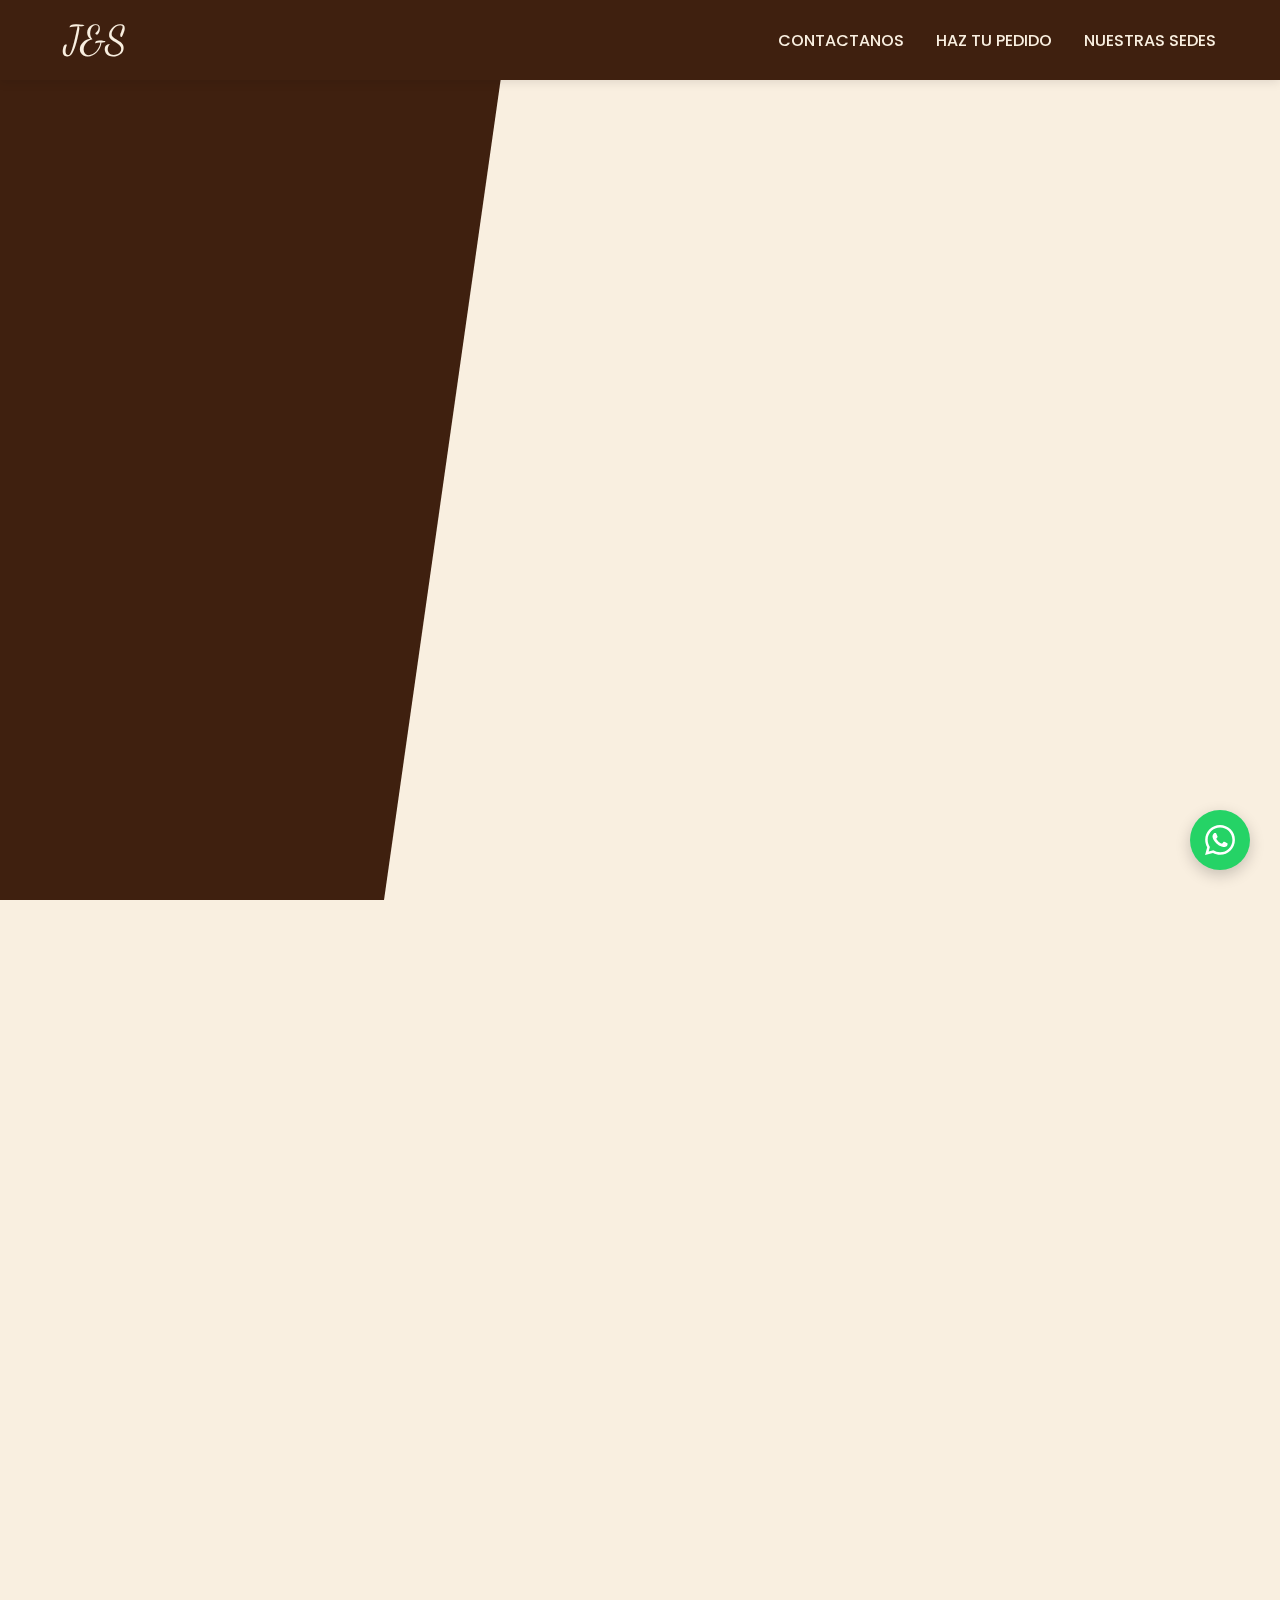
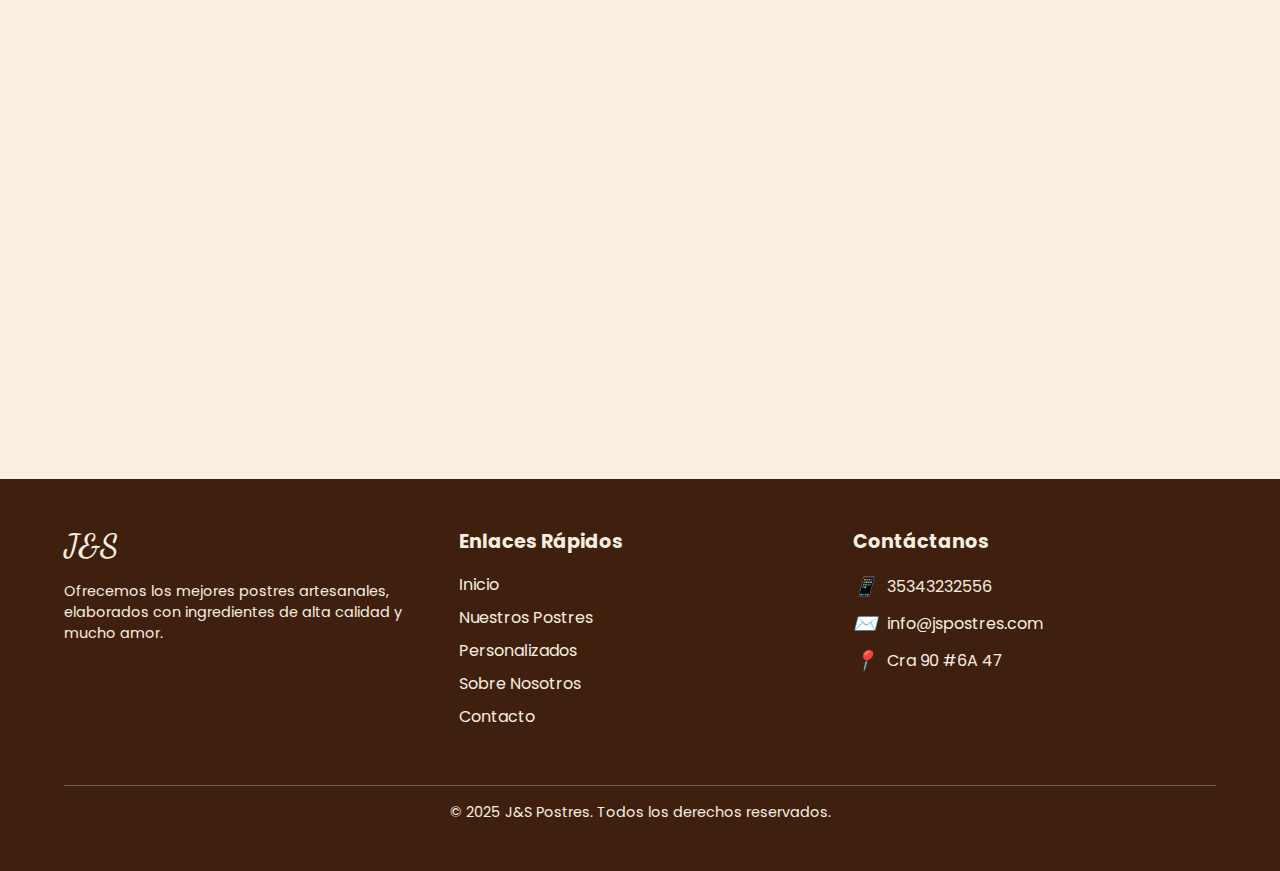
<file: proyecto/index.html>
<!DOCTYPE html>
<html lang="es">
<head>
    <meta charset="UTF-8">
    <meta name="viewport" content="width=device-width, initial-scale=1.0">
    <link rel="stylesheet" href="styles.css">
    <title>J&S Postres</title>
</head>
<body>
    <!-- Header -->
    <header>
        <nav>
            <a href="#" class="logo">J&S</a>
            <div class="nav-links">
                <a href="#contact">CONTACTANOS</a>
                <a href="#products">HAZ TU PEDIDO</a>
                <a href="#contact">NUESTRAS SEDES</a>
            </div>
            <div class="hamburger">
                <div class="line1"></div>
                <div class="line2"></div>
                <div class="line3"></div>
            </div>
        </nav>
    </header>

    <!-- Hero Section -->
    <section class="hero">
        <div class="hero-bg"></div>
        <div class="hero-img">
            <img src="img/postreInicio.png" alt="Postre de chocolate">
        </div>
        <div class="hero-content">
            <div class="hero-text">
                <h1>Dale un toque dulce a tu vida</h1>
                <h2>CON LOS POSTRES DE J&S</h2>
                <div class="btn-container">
                   <a href="signup.html"><button class="btn btn-primary">REGISTRARSE</button></a>
                    <a href="login.html"><button class="btn btn-secondary">INICIAR SESIÓN</button></a>
                </div>
            </div>
        </div>
    </section>

    <!-- Products Section -->
    <section id="products"class="products">
        <h2 class="section-title">Nuestros Postres</h2>
        <div class="products-grid">
            <div class="product-card">
                <div class="product-img">
                    <img src="img/tiramisu.png" alt="Tiramisu">
                </div>
                <div class="product-info">
                    <h3>TIRAMISU</h3>
                    <p>Delicioso postre italiano con café, queso mascarpone y cacao</p>
                    <a href="formularioPago.html"><button class="btn btn-primary">PEDIR</button></a>
                </div>
            </div>
            <div class="product-card">
                <div class="product-img">
                    <img src="img/pngegg.png" alt="Torta de Frutos Rojos">
                </div>
                <div class="product-info">
                    <h3>TORTA DE FRUTOS ROJOS</h3>
                    <p>Exquisita torta con fresas, arándanos y frambuesas frescas</p>
                    <a href="formularioPago.html"><button class="btn btn-primary">PEDIR</button></a>
                </div>
            </div>
            <div class="product-card">
                <div class="product-img">
                    <img src="img/muzDeFresa.png" alt="Mus de Fresa">
                </div>
                <div class="product-info">
                    <h3>MUS DE FRESA</h3>
                    <p>Suave y cremoso mus de fresa con base de galleta</p>
                   <a href="formularioPago.html"><button class="btn btn-primary">PEDIR</button></a>
                </div>
            </div>
            <div class="product-card">
                <div class="product-img">
                    <img src="img/postreOreo.png" alt="Cheesecake de Oreo">
                </div>
                <div class="product-info">
                    <h3>CHEESECAKE DE OREO</h3>
                    <p>Tarta de queso con galletas Oreo y cobertura de chocolate</p>
                    <a href="formularioPago.html"><button class="btn btn-primary">PEDIR</button></a>
                </div>
            </div>
            <div class="product-card">
                <div class="product-img">
                    <img src="img/volcanDeChocolate.png" alt="Volcán de Chocolate">
                </div>
                <div class="product-info">
                    <h3>VOLCÁN DE CHOCOLATE</h3>
                    <p>Bizcocho de chocolate con centro líquido de chocolate fundido</p>
                    <a href="formularioPago.html"><button class="btn btn-primary">PEDIR</button></a>
                </div>
            </div>
        </div>
    </section>

    <!-- Creative Section -->
   

    <!-- Footer -->
    <footer>
        <div class="footer-content">
            <div class="footer-logo">
                <h3>J&S</h3>
                <p>Ofrecemos los mejores postres artesanales, elaborados con ingredientes de alta calidad y mucho amor.</p>
            </div>
            <div class="footer-links">
                <h4>Enlaces Rápidos</h4>
                <ul>
                    <li><a href="#">Inicio</a></li>
                    <li><a href="#">Nuestros Postres</a></li>
                    <li><a href="#">Personalizados</a></li>
                    <li><a href="#">Sobre Nosotros</a></li>
                    <li><a href="#">Contacto</a></li>
                </ul>
            </div>
            <div id="contact" class="footer-contact">
                <h4>Contáctanos</h4>
                <div class="contact-info">
                    <i>📱</i>
                    <p>35343232556</p>
                </div>
                <div class="contact-info">
                    <i>✉️</i>
                    <p>info@jspostres.com</p>
                </div>
                <div class="contact-info">
                    <i>📍</i>
                    <p>Cra 90 #6A 47</p>
                </div>
            </div>
        </div>
        <div class="copyright">
            <p>&copy; 2025 J&S Postres. Todos los derechos reservados.</p>
        </div>
    </footer>

    <!-- WhatsApp Button -->
    <div class="whatsapp-btn">
        <svg xmlns="http://www.w3.org/2000/svg" width="30" height="30" viewBox="0 0 24 24" fill="#ffffff">
            <path d="M.057 24l1.687-6.163c-1.041-1.804-1.588-3.849-1.587-5.946.003-6.556 5.338-11.891 11.893-11.891 3.181.001 6.167 1.24 8.413 3.488 2.245 2.248 3.481 5.236 3.48 8.414-.003 6.557-5.338 11.892-11.893 11.892-1.99-.001-3.951-.5-5.688-1.448l-6.305 1.654zm6.597-3.807c1.676.995 3.276 1.591 5.392 1.592 5.448 0 9.886-4.434 9.889-9.885.002-5.462-4.415-9.89-9.881-9.892-5.452 0-9.887 4.434-9.889 9.884-.001 2.225.651 3.891 1.746 5.634l-.999 3.648 3.742-.981zm11.387-5.464c-.074-.124-.272-.198-.57-.347-.297-.149-1.758-.868-2.031-.967-.272-.099-.47-.149-.669.149-.198.297-.768.967-.941 1.165-.173.198-.347.223-.644.074-.297-.149-1.255-.462-2.39-1.475-.883-.788-1.48-1.761-1.653-2.059-.173-.297-.018-.458.13-.606.134-.133.297-.347.446-.521.151-.172.2-.296.3-.495.099-.198.05-.372-.025-.521-.075-.148-.669-1.611-.916-2.206-.242-.579-.487-.501-.669-.51l-.57-.01c-.198 0-.52.074-.792.372s-1.04 1.016-1.04 2.479 1.065 2.876 1.213 3.074c.149.198 2.095 3.2 5.076 4.487.709.306 1.263.489 1.694.626.712.226 1.36.194 1.872.118.571-.085 1.758-.719 2.006-1.413.248-.695.248-1.29.173-1.414z"/>
        </svg>
    </div>

    <script src="script.js"></script>
</body>
</html>
</file>
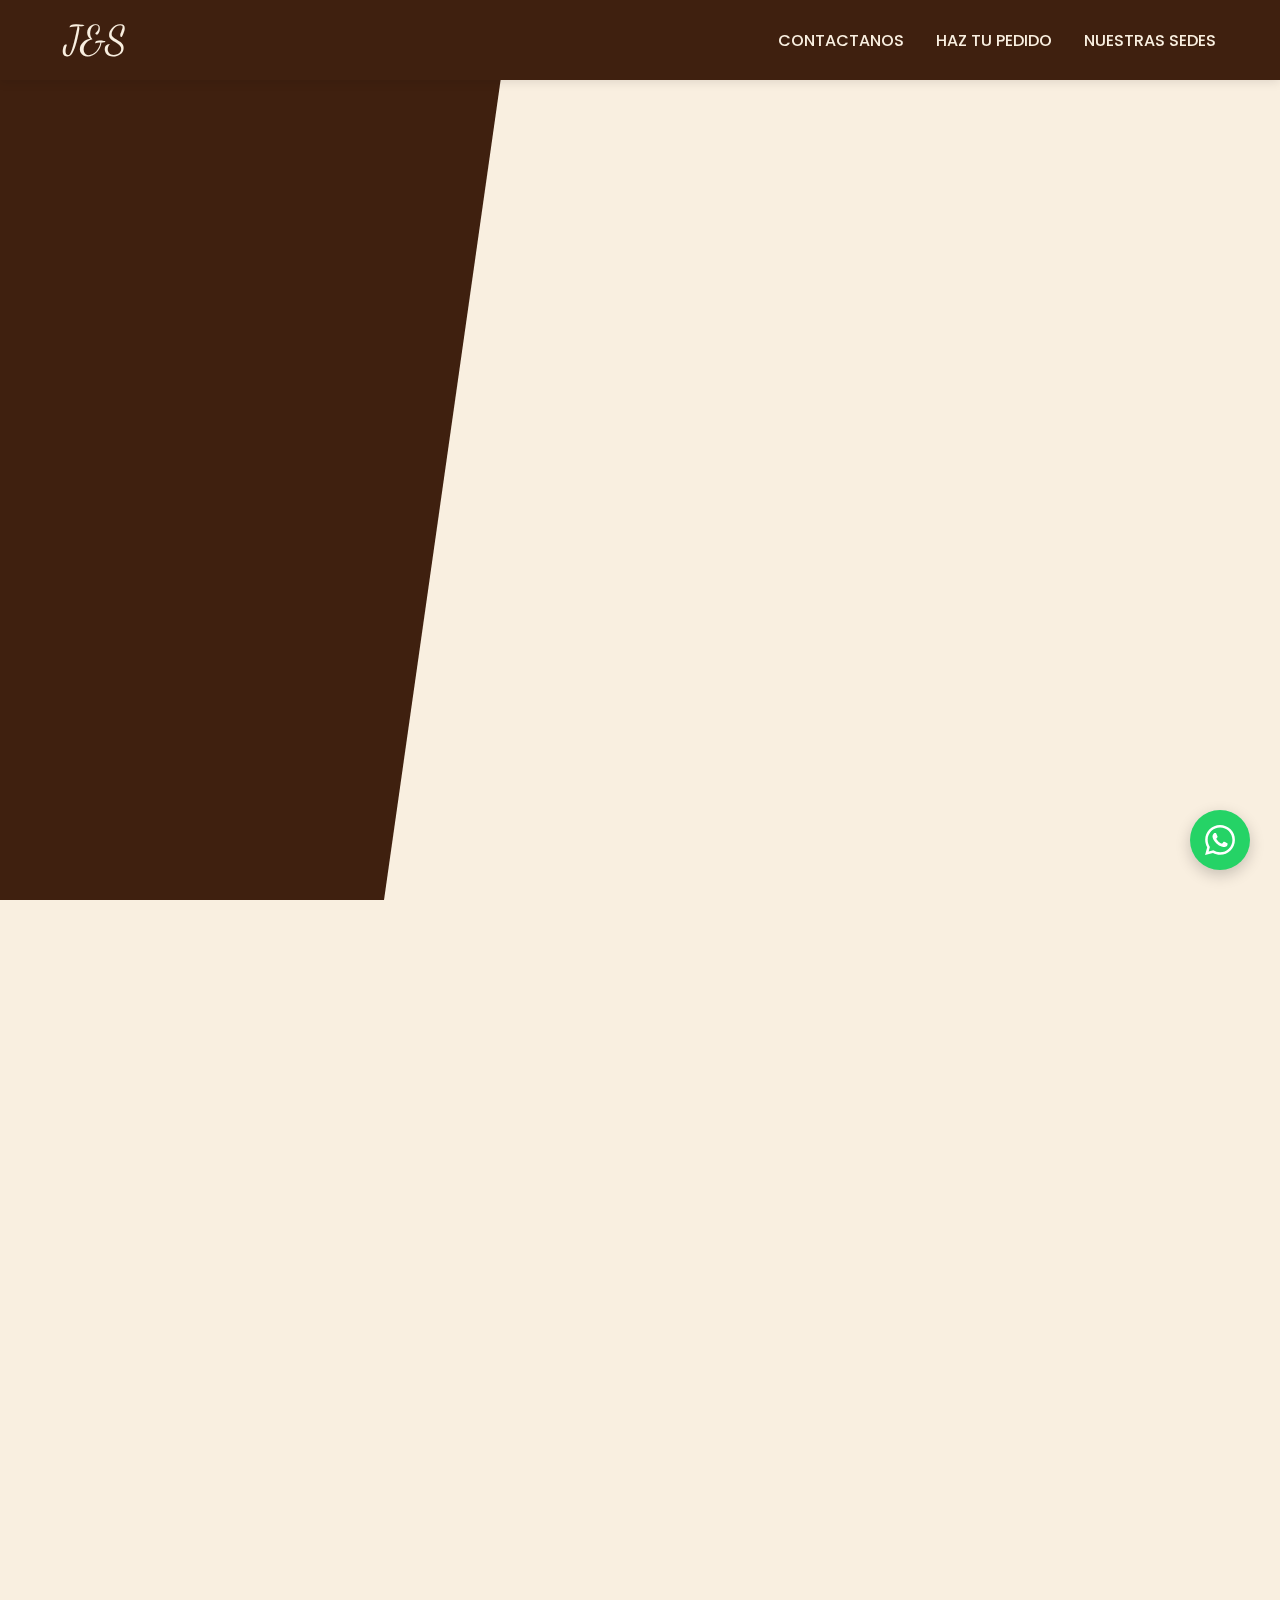
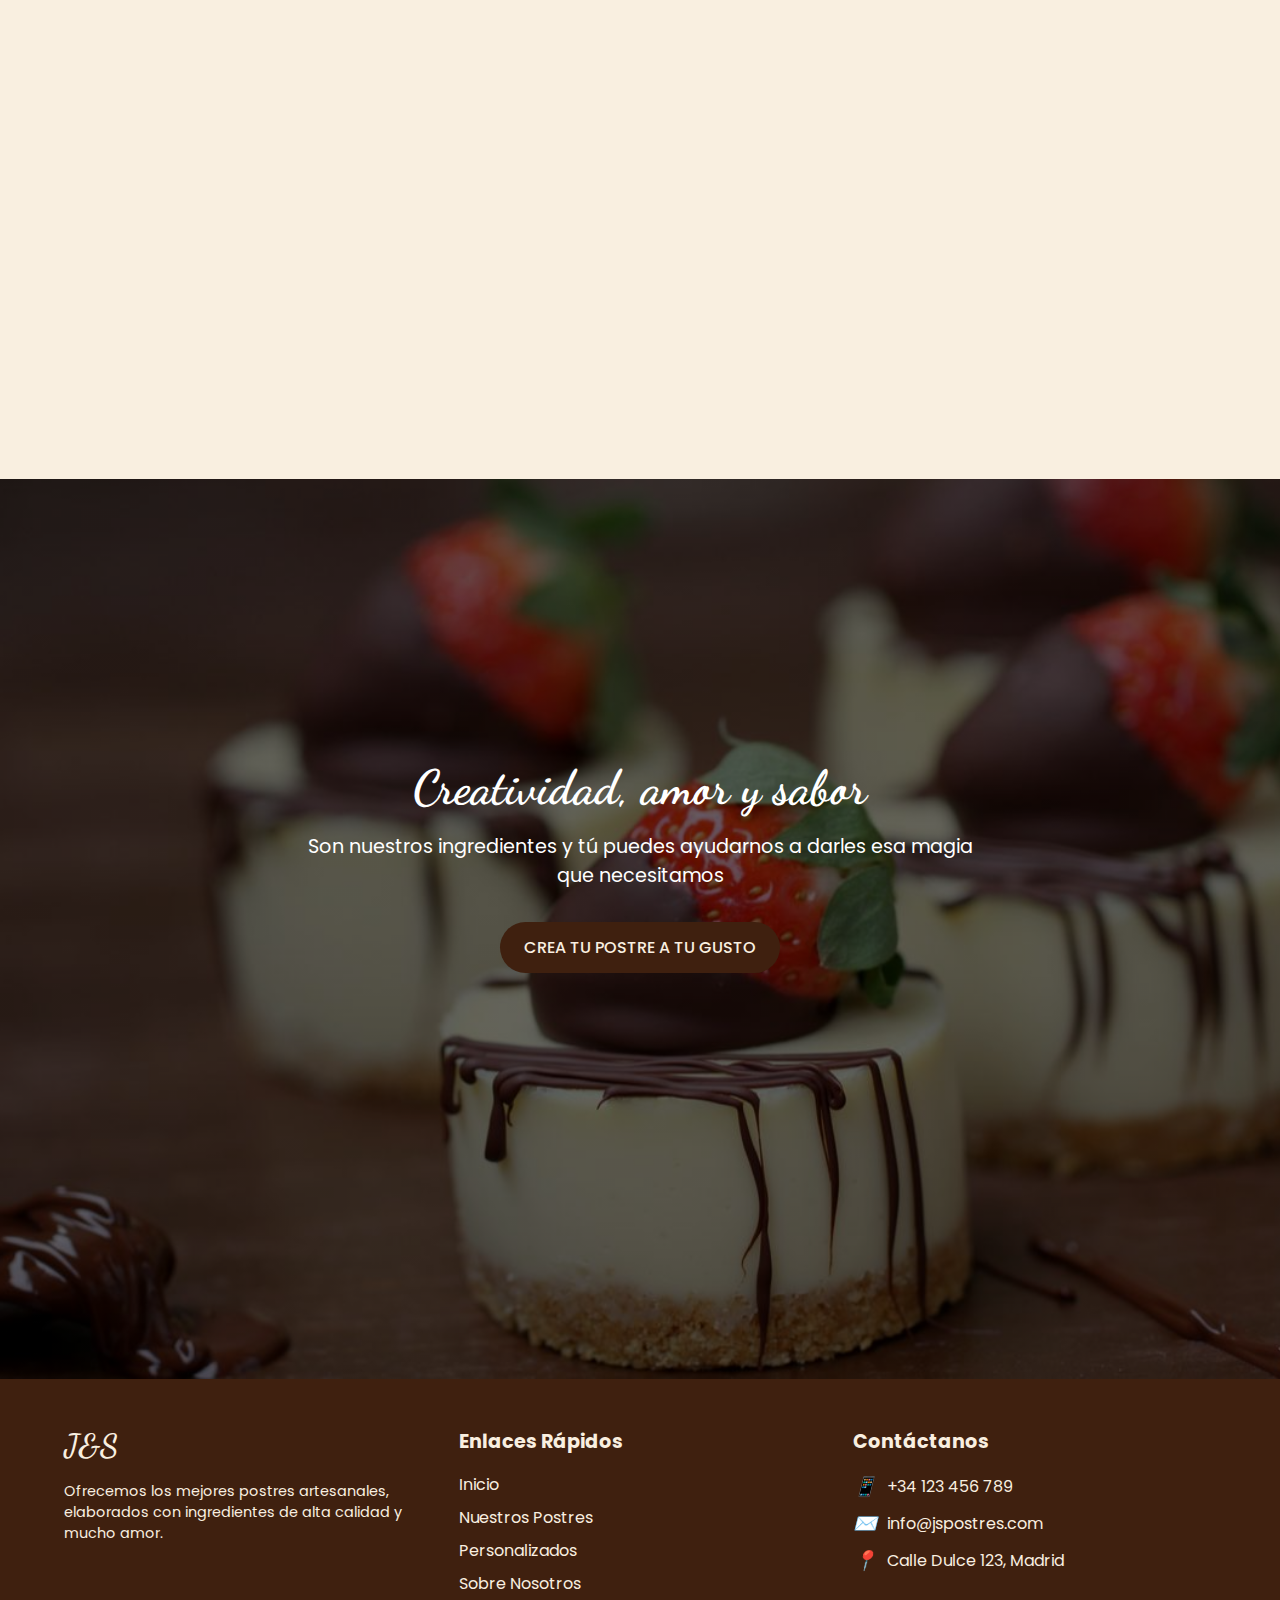
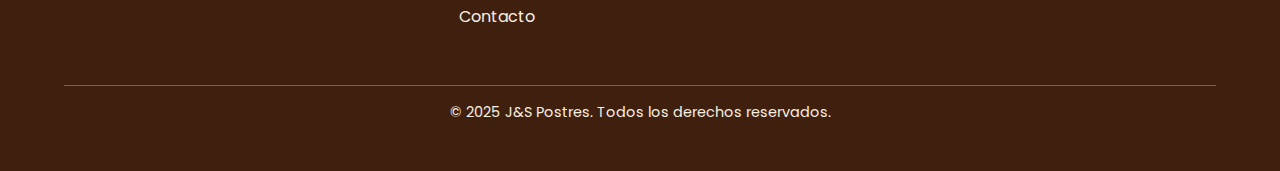
<file: proyectoPasteleria/index.html>
<!DOCTYPE html>
<html lang="es">
<head>
    <meta charset="UTF-8">
    <meta name="viewport" content="width=device-width, initial-scale=1.0">
    <link rel="stylesheet" href="styles.css">
    <title>J&S Postres</title>
</head>
<body>
    <!-- Header -->
    <header>
        <nav>
            <a href="#" class="logo">J&S</a>
            <div class="nav-links">
                <a href="#contact">CONTACTANOS</a>
                <a href="#">HAZ TU PEDIDO</a>
                <a href="#">NUESTRAS SEDES</a>
            </div>
            <div class="hamburger">
                <div class="line1"></div>
                <div class="line2"></div>
                <div class="line3"></div>
            </div>
        </nav>
    </header>

    <!-- Hero Section -->
    <section class="hero">
        <div class="hero-bg"></div>
        <div class="hero-img">
            <img src="img/otros/postreInicio.png" alt="Postre de chocolate">
        </div>
        <div class="hero-content">
            <div class="hero-text">
                <h1>Dale un toque dulce a tu vida</h1>
                <h2>CON LOS POSTRES DE J&S</h2>
                <div class="btn-container">
                    <button class="btn btn-primary">REGISTRARSE</button>
                    <button class="btn btn-secondary">INICIAR SESIÓN</button>
                </div>
            </div>
        </div>
    </section>

    <!-- Products Section -->
    <section class="products">
        <h2 class="section-title">Nuestros Postres</h2>
        <div class="products-grid">
            <div class="product-card">
                <div class="product-img">
                    <img src="img/otros/tiramisu.png" alt="Tiramisu">
                </div>
                <div class="product-info">
                    <h3>TIRAMISU</h3>
                    <p>Delicioso postre italiano con café, queso mascarpone y cacao</p>
                    <button class="btn btn-primary">PEDIR</button>
                </div>
            </div>
            <div class="product-card">
                <div class="product-img">
                    <img src="img/otros/pngegg.png" alt="Torta de Frutos Rojos">
                </div>
                <div class="product-info">
                    <h3>TORTA DE FRUTOS ROJOS</h3>
                    <p>Exquisita torta con fresas, arándanos y frambuesas frescas</p>
                    <button class="btn btn-primary">PEDIR</button>
                </div>
            </div>
            <div class="product-card">
                <div class="product-img">
                    <img src="img/otros/muzDeFresa.png" alt="Mus de Fresa">
                </div>
                <div class="product-info">
                    <h3>MUS DE FRESA</h3>
                    <p>Suave y cremoso mus de fresa con base de galleta</p>
                    <button class="btn btn-primary">PEDIR</button>
                </div>
            </div>
            <div class="product-card">
                <div class="product-img">
                    <img src="img/otros/postreOreo.png" alt="Cheesecake de Oreo">
                </div>
                <div class="product-info">
                    <h3>CHEESECAKE DE OREO</h3>
                    <p>Tarta de queso con galletas Oreo y cobertura de chocolate</p>
                    <button class="btn btn-primary">PEDIR</button>
                </div>
            </div>
            <div class="product-card">
                <div class="product-img">
                    <img src="img/otros/volcanDeChocolate.png" alt="Volcán de Chocolate">
                </div>
                <div class="product-info">
                    <h3>VOLCÁN DE CHOCOLATE</h3>
                    <p>Bizcocho de chocolate con centro líquido de chocolate fundido</p>
                    <button class="btn btn-primary">PEDIR</button>
                </div>
            </div>
        </div>
    </section>

    <!-- Creative Section -->
    <section class="creative">
        <h2>Creatividad, amor y sabor</h2>
        <p>Son nuestros ingredientes y tú puedes ayudarnos a darles esa magia que necesitamos</p>
        <button class="btn btn-primary">Crea tu postre a tu gusto</button>
    </section>

    <!-- Footer -->
    <footer>
        <div class="footer-content">
            <div class="footer-logo">
                <h3>J&S</h3>
                <p>Ofrecemos los mejores postres artesanales, elaborados con ingredientes de alta calidad y mucho amor.</p>
            </div>
            <div class="footer-links">
                <h4>Enlaces Rápidos</h4>
                <ul>
                    <li><a href="#">Inicio</a></li>
                    <li><a href="#">Nuestros Postres</a></li>
                    <li><a href="#">Personalizados</a></li>
                    <li><a href="#">Sobre Nosotros</a></li>
                    <li><a href="#">Contacto</a></li>
                </ul>
            </div>
            <div id="contact" class="footer-contact">
                <h4>Contáctanos</h4>
                <div class="contact-info">
                    <i>📱</i>
                    <p>+34 123 456 789</p>
                </div>
                <div class="contact-info">
                    <i>✉️</i>
                    <p>info@jspostres.com</p>
                </div>
                <div class="contact-info">
                    <i>📍</i>
                    <p>Calle Dulce 123, Madrid</p>
                </div>
            </div>
        </div>
        <div class="copyright">
            <p>&copy; 2025 J&S Postres. Todos los derechos reservados.</p>
        </div>
    </footer>

    <!-- WhatsApp Button -->
    <div class="whatsapp-btn">
        <svg xmlns="http://www.w3.org/2000/svg" width="30" height="30" viewBox="0 0 24 24" fill="#ffffff">
            <path d="M.057 24l1.687-6.163c-1.041-1.804-1.588-3.849-1.587-5.946.003-6.556 5.338-11.891 11.893-11.891 3.181.001 6.167 1.24 8.413 3.488 2.245 2.248 3.481 5.236 3.48 8.414-.003 6.557-5.338 11.892-11.893 11.892-1.99-.001-3.951-.5-5.688-1.448l-6.305 1.654zm6.597-3.807c1.676.995 3.276 1.591 5.392 1.592 5.448 0 9.886-4.434 9.889-9.885.002-5.462-4.415-9.89-9.881-9.892-5.452 0-9.887 4.434-9.889 9.884-.001 2.225.651 3.891 1.746 5.634l-.999 3.648 3.742-.981zm11.387-5.464c-.074-.124-.272-.198-.57-.347-.297-.149-1.758-.868-2.031-.967-.272-.099-.47-.149-.669.149-.198.297-.768.967-.941 1.165-.173.198-.347.223-.644.074-.297-.149-1.255-.462-2.39-1.475-.883-.788-1.48-1.761-1.653-2.059-.173-.297-.018-.458.13-.606.134-.133.297-.347.446-.521.151-.172.2-.296.3-.495.099-.198.05-.372-.025-.521-.075-.148-.669-1.611-.916-2.206-.242-.579-.487-.501-.669-.51l-.57-.01c-.198 0-.52.074-.792.372s-1.04 1.016-1.04 2.479 1.065 2.876 1.213 3.074c.149.198 2.095 3.2 5.076 4.487.709.306 1.263.489 1.694.626.712.226 1.36.194 1.872.118.571-.085 1.758-.719 2.006-1.413.248-.695.248-1.29.173-1.414z"/>
        </svg>
    </div>

    <script src="script.js"></script>
</body>
</html>
</file>
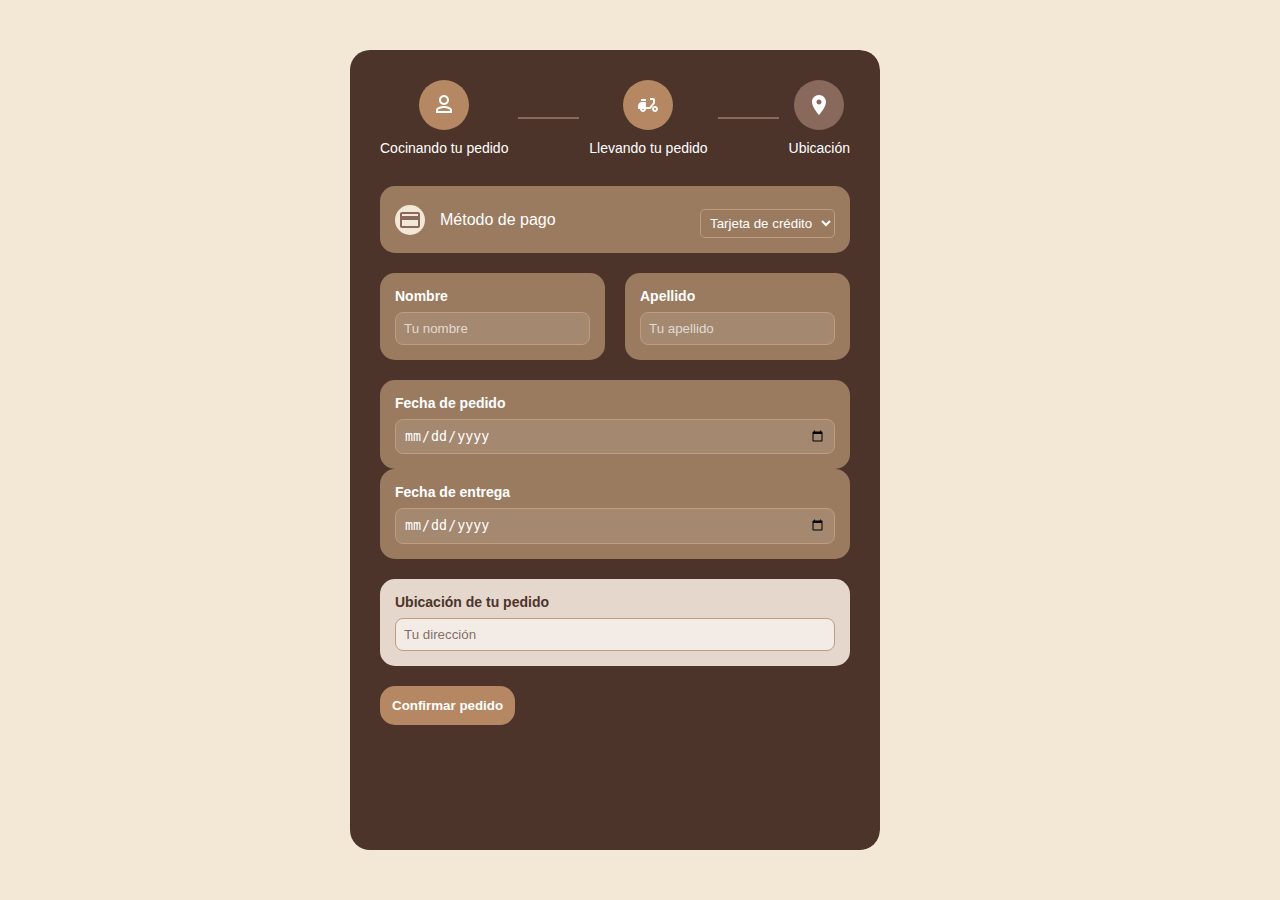
<file: proyecto/formularioPago.html>
<!DOCTYPE html>
<html lang="es">
<head>
    <meta charset="UTF-8">
    <meta name="viewport" content="width=device-width, initial-scale=1.0">
    <link rel="stylesheet" href="styles3.css">
    <title>Formulario de pago</title>
</head>
<body>
    <div class="container">

        <div class="image-section">
        </div>
        
       
        <div class="order-section">
       
            <div class="progress-tracking">
                <div class="progress-bar">
                    <div class="step">
                        <div class="step-icon active">
                            <svg width="24" height="24" viewBox="0 0 24 24" fill="none" xmlns="http://www.w3.org/2000/svg">
                                <path d="M12 2C9.25 2 7 4.25 7 7C7 9.75 9.25 12 12 12C14.75 12 17 9.75 17 7C17 4.25 14.75 2 12 2ZM12 10C10.35 10 9 8.65 9 7C9 5.35 10.35 4 12 4C13.65 4 15 5.35 15 7C15 8.65 13.65 10 12 10ZM12 13C9.33 13 4 14.34 4 17V20H20V17C20 14.34 14.67 13 12 13ZM18 18H6V17.01C6.2 16.29 9.3 15 12 15C14.7 15 17.8 16.29 18 17V18Z" fill="white"/>
                            </svg>
                        </div>
                        <span>Cocinando tu pedido</span>
                    </div>
                    <div class="step-line"></div>
                    <div class="step">
                        <div class="step-icon active">
                            <svg width="24" height="24" viewBox="0 0 24 24" fill="none" xmlns="http://www.w3.org/2000/svg">
                                <path d="M19 7C19 5.9 18.1 5 17 5H14V7H17V9.65L13.52 14H10V9H6C3.79 9 2 10.79 2 13V16H4C4 17.66 5.34 19 7 19C8.66 19 10 17.66 10 16H14.48L19 10.35V7ZM7 17C6.45 17 6 16.55 6 16H8C8 16.55 7.55 17 7 17Z" fill="white"/>
                                <path d="M10 6H5V8H10V6Z" fill="white"/>
                                <path d="M19 13C17.34 13 16 14.34 16 16C16 17.66 17.34 19 19 19C20.66 19 22 17.66 22 16C22 14.34 20.66 13 19 13ZM19 17C18.45 17 18 16.55 18 16C18 15.45 18.45 15 19 15C19.55 15 20 15.45 20 16C20 16.55 19.55 17 19 17Z" fill="white"/>
                            </svg>
                        </div>
                        <span>Llevando tu pedido</span>
                    </div>
                    <div class="step-line"></div>
                    <div class="step">
                        <div class="step-icon">
                            <svg width="24" height="24" viewBox="0 0 24 24" fill="none" xmlns="http://www.w3.org/2000/svg">
                                <path d="M12 2C8.13 2 5 5.13 5 9C5 14.25 12 22 12 22C12 22 19 14.25 19 9C19 5.13 15.87 2 12 2ZM12 11.5C10.62 11.5 9.5 10.38 9.5 9C9.5 7.62 10.62 6.5 12 6.5C13.38 6.5 14.5 7.62 14.5 9C14.5 10.38 13.38 11.5 12 11.5Z" fill="white"/>
                            </svg>
                        </div>
                        <span>Ubicación</span>
                    </div>
                </div>
            </div>
            
     
            <form class="order-details">
                <div class="payment-method">
                    <div class="payment-icon">
                        <svg width="24" height="24" viewBox="0 0 24 24" fill="none" xmlns="http://www.w3.org/2000/svg">
                            <path d="M20 4H4C2.89 4 2.01 4.89 2.01 6L2 18C2 19.11 2.89 20 4 20H20C21.11 20 22 19.11 22 18V6C22 4.89 21.11 4 20 4ZM20 18H4V12H20V18ZM20 8H4V6H20V8Z" fill="#8a695d"/>
                        </svg>
                    </div>
                    <span>Método de pago</span>
                    <select id="payment" name="payment" style="margin-left: auto; background-color: var(--form-color); border: 1px solid #bf9d7e; color: white; padding: 5px; border-radius: 5px;">
                        <option value="card">Tarjeta de crédito</option>
                        <option value="cash">Efectivo</option>
                        <option value="transfer">Transferencia</option>
                    </select>
                </div>
                
                <div class="form-row">
                    <div class="form-field">
                        <label for="nombre">Nombre</label>
                        <input type="text" id="nombre" name="nombre" placeholder="Tu nombre" required>
                    </div>
                    <div class="form-field">
                        <label for="apellido">Apellido</label>
                        <input type="text" id="apellido" name="apellido" placeholder="Tu apellido" required>
                    </div>
                </div>
                
                <div class="form-field">
                    <label for="fecha-pedido">Fecha de pedido</label>
                    <input type="date" id="fecha-pedido" name="fecha-pedido" required>
                </div>
                
                <div class="form-field">
                    <label for="fecha-entrega">Fecha de entrega</label>
                    <input type="date" id="fecha-entrega" name="fecha-entrega" required>
                </div>
                
                <div class="location-field">
                    <label for="ubicacion">Ubicación de tu pedido</label>
                    <input type="text" id="ubicacion" name="ubicacion" placeholder="Tu dirección" required>
                </div>
                
                <button type="submit" id="submit-btn">Confirmar pedido</button>
            </form>
        </div>
    </div>
    
    <script>

    </script>
</body>
</html>
</file>
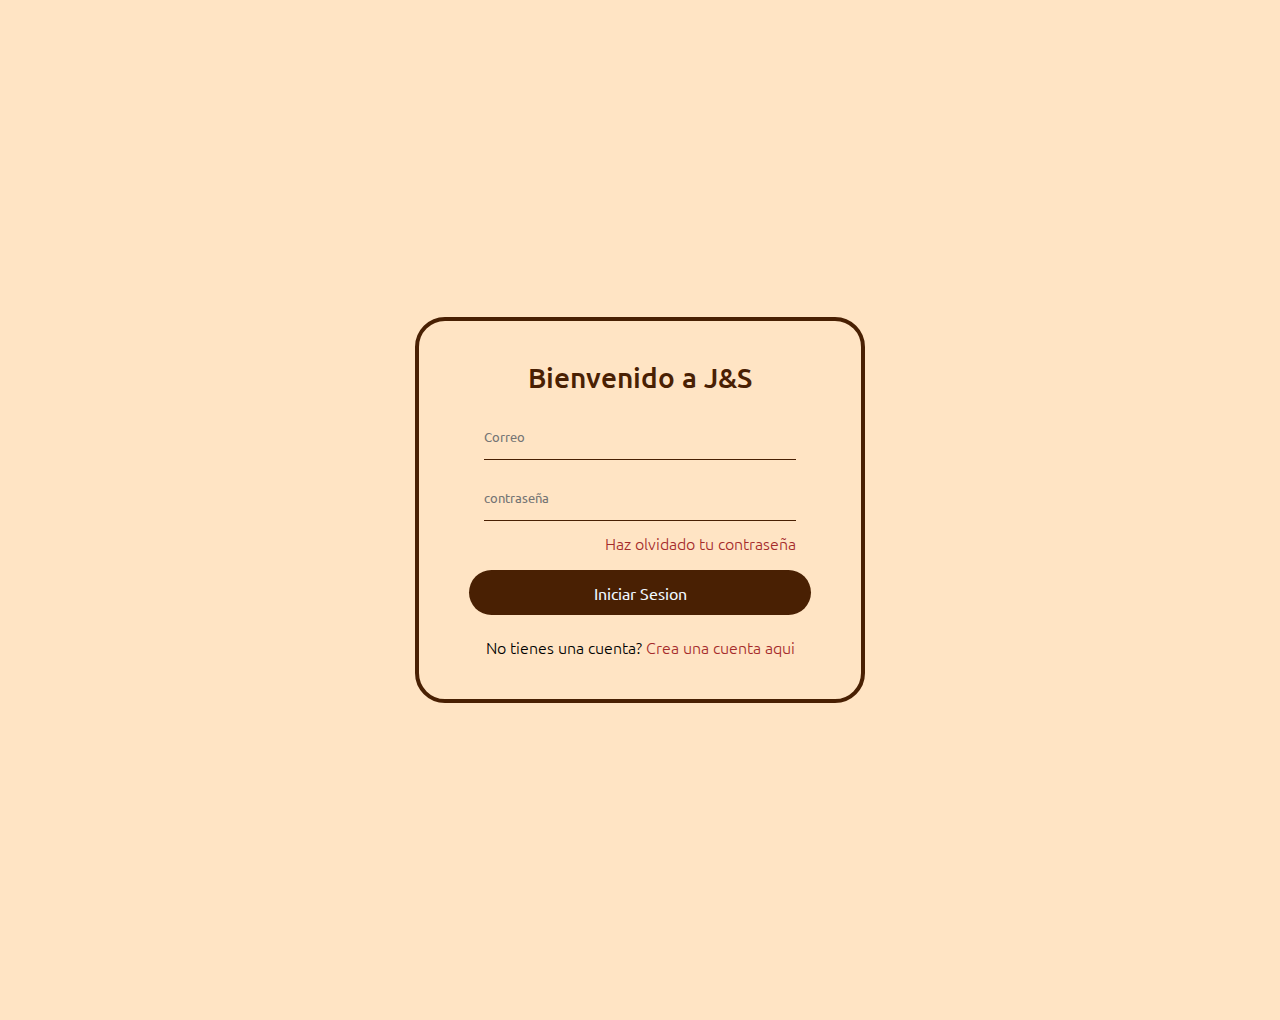
<file: proyecto/login.html>
<!DOCTYPE html>
<html lang="es">
<head>
    <meta charset="UTF-8">
    <meta name="viewport" content="width=device-width, initial-scale=1.0">
    <title>iniciar sesion</title>
    <link rel="stylesheet" href="styles2.css">
    <script src="login.js"></script>
   

</head>
<body>
    <section class="form-main">
        <div class="form-content">
            <div class="box">
                <h3>Bienvenido a J&S</h3>

            <form action="">
                <div class="input-box">
                    <input type="text" placeholder="Correo" class="input-control_uno">
                </div>
                <div class="input-box">
                    <input type="password" placeholder="contraseña" class="input-control_dos">
                    <div class="input-link">
                        <a href="recuperar.html" class="texto-link_uno">Haz olvidado tu contraseña</a>

                    </div>
                </div>
                <button type="button" class="btn" onclick = "loguear()">Iniciar sesion</button>
            </form>

            <p> No tienes una cuenta? <a href="signup.html" class="texto-link_dos">Crea una cuenta aqui</a></p>

            </div>

        </div>

    </section>
  
</body>
</html>
</file>
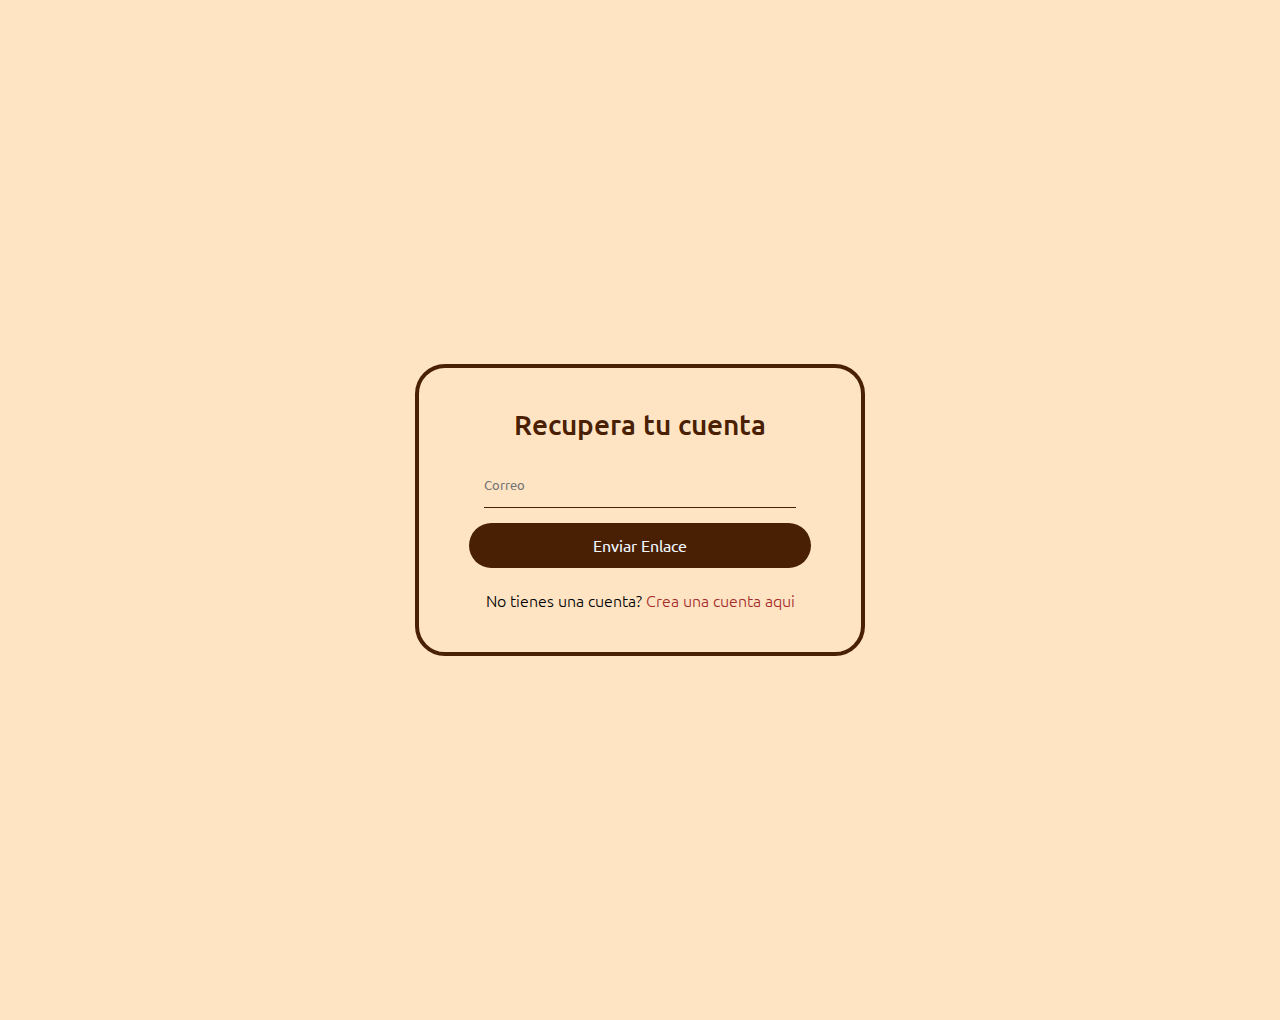
<file: proyecto/recuperar.html>
<!DOCTYPE html>
<html lang="es">
<head>
    <meta charset="UTF-8">
    <meta name="viewport" content="width=device-width, initial-scale=1.0">
    <title>Recueperar Cuenta</title>
    <link rel="stylesheet" href="styles2.css">
</head>
<body>
    <section class="form-main">
        <div class="form-content">
            <div class="box">
                <h3>Recupera tu cuenta</h3>

            <form action="">
                <div class="input-box">
                    <input type="text" placeholder="Correo" class="input-control_uno">
                </div>
                
                <button type="submit" class="btn">Enviar enlace</button>
            </form>

            <p> No tienes una cuenta? <a href="signup.html" class="texto-link_dos">Crea una cuenta aqui</a></p>

            </div>

        </div>

    </section>

</body>
</html>
</file>
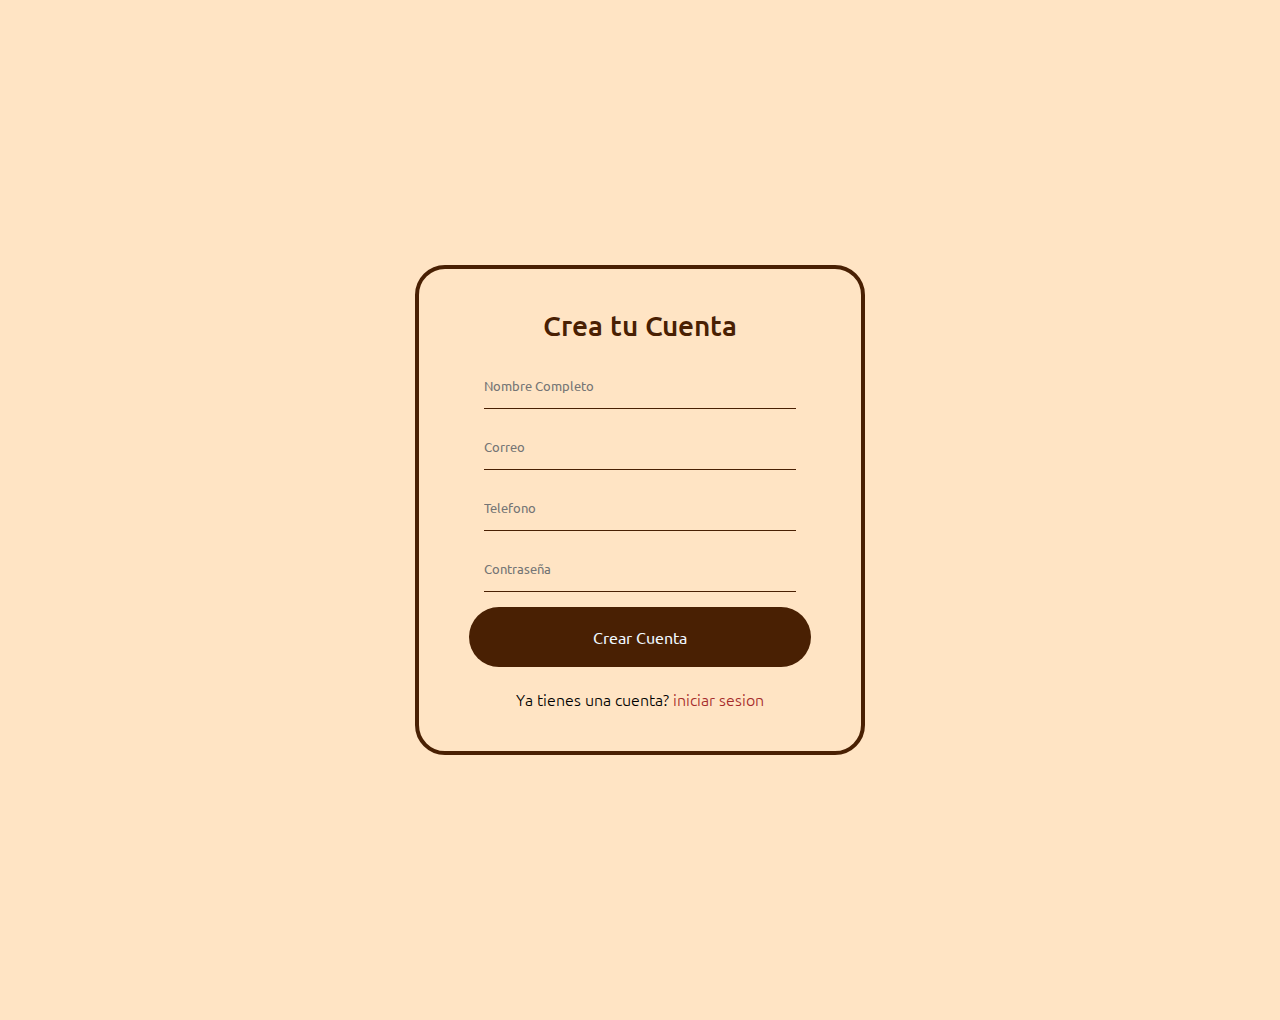
<file: proyecto/signup.html>
<!DOCTYPE html>
<html lang="es">
<head>
    <meta charset="UTF-8">
    <meta name="viewport" content="width=device-width, initial-scale=1.0">
    <title>Incribirse</title>
    <link rel="stylesheet" href="styles2.css">
</head>
<body>
    <section class="form-main">
        <div class="form-content">
            <div class="box">
                <h3>Crea tu Cuenta</h3>

            <form action="">
                <div class="input-box">
                    <input type="text" placeholder="Nombre Completo" class="input-control_uno">
                </div>
                 <div class="input-box">
                    <input type="text" placeholder="Correo" class="input-control_uno">
                    
                </div>
                <div class="input-box">
                    <input type="text" placeholder="Telefono" class="input-control_uno">
                    
                </div>
                <div class="input-box">
                    <input type="password" placeholder="Contraseña" class="input-control_uno">
                    
                </div>
                <a href="login.html"><button type="submit" class="btn-crear-cuenta">Crear cuenta</button></a>
            </form>

            <p> Ya tienes una cuenta? <a href="Login.html" class="texto-link_dos">iniciar  sesion</a></p>

            </div>

        </div>

    </section>
 
</body>
</html>
</file>
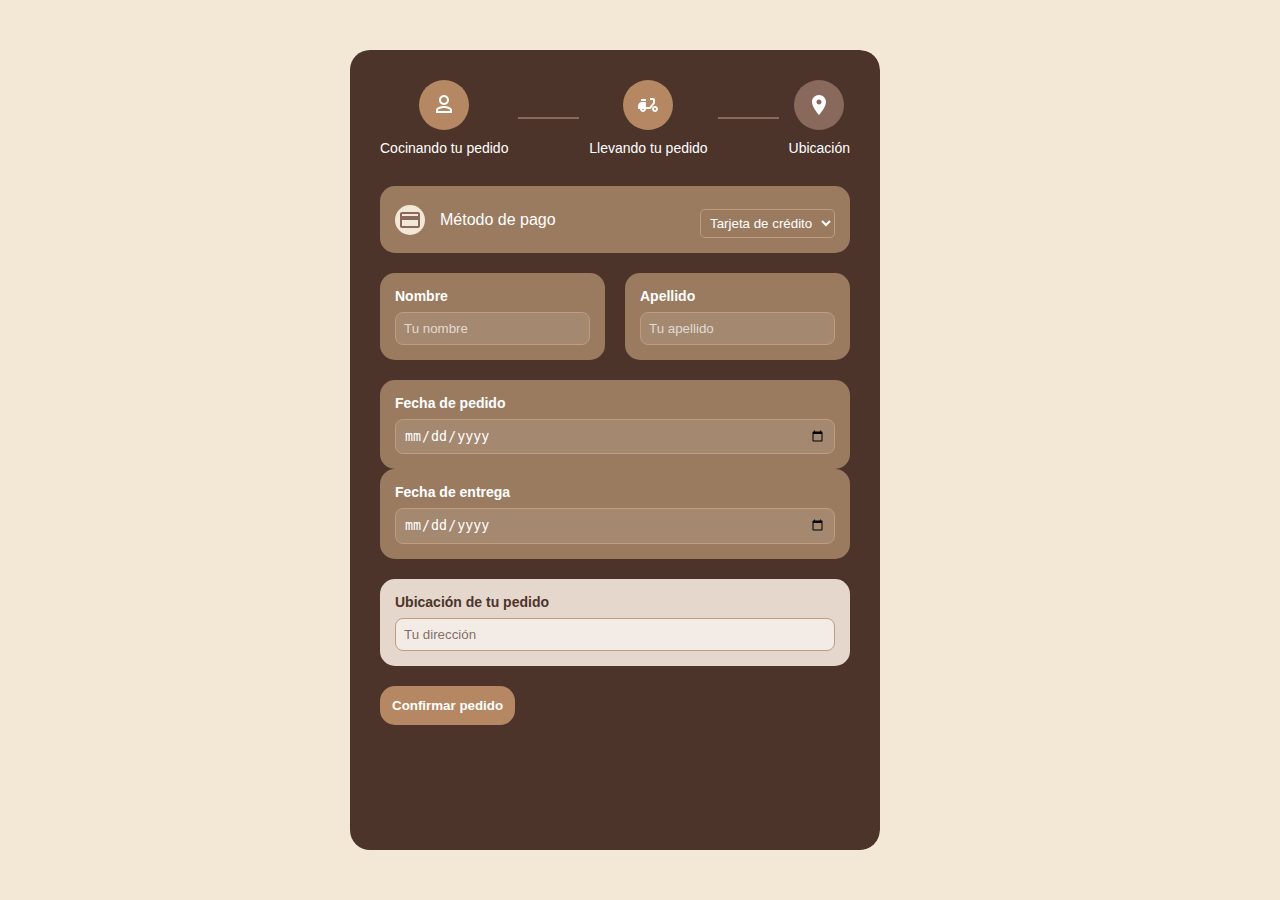
<file: proyectoCorregido-20250521T133850Z-1-001/proyectoCorregido/proyecto/formularioPago.html>
<!DOCTYPE html>
<html lang="es">
<head>
    <meta charset="UTF-8">
    <meta name="viewport" content="width=device-width, initial-scale=1.0">
    <link rel="stylesheet" href="styles3.css">
    <title>Food Delivery Interface</title>
</head>
<body>
    <div class="container">

        <div class="image-section">
            <!-- Image will be placed here -->
        </div>
        
        <!-- Right section for the order form -->
        <div class="order-section">
            <!-- Progress tracking bar -->
            <div class="progress-tracking">
                <div class="progress-bar">
                    <div class="step">
                        <div class="step-icon active">
                            <svg width="24" height="24" viewBox="0 0 24 24" fill="none" xmlns="http://www.w3.org/2000/svg">
                                <path d="M12 2C9.25 2 7 4.25 7 7C7 9.75 9.25 12 12 12C14.75 12 17 9.75 17 7C17 4.25 14.75 2 12 2ZM12 10C10.35 10 9 8.65 9 7C9 5.35 10.35 4 12 4C13.65 4 15 5.35 15 7C15 8.65 13.65 10 12 10ZM12 13C9.33 13 4 14.34 4 17V20H20V17C20 14.34 14.67 13 12 13ZM18 18H6V17.01C6.2 16.29 9.3 15 12 15C14.7 15 17.8 16.29 18 17V18Z" fill="white"/>
                            </svg>
                        </div>
                        <span>Cocinando tu pedido</span>
                    </div>
                    <div class="step-line"></div>
                    <div class="step">
                        <div class="step-icon active">
                            <svg width="24" height="24" viewBox="0 0 24 24" fill="none" xmlns="http://www.w3.org/2000/svg">
                                <path d="M19 7C19 5.9 18.1 5 17 5H14V7H17V9.65L13.52 14H10V9H6C3.79 9 2 10.79 2 13V16H4C4 17.66 5.34 19 7 19C8.66 19 10 17.66 10 16H14.48L19 10.35V7ZM7 17C6.45 17 6 16.55 6 16H8C8 16.55 7.55 17 7 17Z" fill="white"/>
                                <path d="M10 6H5V8H10V6Z" fill="white"/>
                                <path d="M19 13C17.34 13 16 14.34 16 16C16 17.66 17.34 19 19 19C20.66 19 22 17.66 22 16C22 14.34 20.66 13 19 13ZM19 17C18.45 17 18 16.55 18 16C18 15.45 18.45 15 19 15C19.55 15 20 15.45 20 16C20 16.55 19.55 17 19 17Z" fill="white"/>
                            </svg>
                        </div>
                        <span>Llevando tu pedido</span>
                    </div>
                    <div class="step-line"></div>
                    <div class="step">
                        <div class="step-icon">
                            <svg width="24" height="24" viewBox="0 0 24 24" fill="none" xmlns="http://www.w3.org/2000/svg">
                                <path d="M12 2C8.13 2 5 5.13 5 9C5 14.25 12 22 12 22C12 22 19 14.25 19 9C19 5.13 15.87 2 12 2ZM12 11.5C10.62 11.5 9.5 10.38 9.5 9C9.5 7.62 10.62 6.5 12 6.5C13.38 6.5 14.5 7.62 14.5 9C14.5 10.38 13.38 11.5 12 11.5Z" fill="white"/>
                            </svg>
                        </div>
                        <span>Ubicación</span>
                    </div>
                </div>
            </div>
            
            <!-- Order form fields -->
            <form class="order-details">
                <div class="payment-method">
                    <div class="payment-icon">
                        <svg width="24" height="24" viewBox="0 0 24 24" fill="none" xmlns="http://www.w3.org/2000/svg">
                            <path d="M20 4H4C2.89 4 2.01 4.89 2.01 6L2 18C2 19.11 2.89 20 4 20H20C21.11 20 22 19.11 22 18V6C22 4.89 21.11 4 20 4ZM20 18H4V12H20V18ZM20 8H4V6H20V8Z" fill="#8a695d"/>
                        </svg>
                    </div>
                    <span>Método de pago</span>
                    <select id="payment" name="payment" style="margin-left: auto; background-color: var(--form-color); border: 1px solid #bf9d7e; color: white; padding: 5px; border-radius: 5px;">
                        <option value="card">Tarjeta de crédito</option>
                        <option value="cash">Efectivo</option>
                        <option value="transfer">Transferencia</option>
                    </select>
                </div>
                
                <div class="form-row">
                    <div class="form-field">
                        <label for="nombre">Nombre</label>
                        <input type="text" id="nombre" name="nombre" placeholder="Tu nombre" required>
                    </div>
                    <div class="form-field">
                        <label for="apellido">Apellido</label>
                        <input type="text" id="apellido" name="apellido" placeholder="Tu apellido" required>
                    </div>
                </div>
                
                <div class="form-field">
                    <label for="fecha-pedido">Fecha de pedido</label>
                    <input type="date" id="fecha-pedido" name="fecha-pedido" required>
                </div>
                
                <div class="form-field">
                    <label for="fecha-entrega">Fecha de entrega</label>
                    <input type="date" id="fecha-entrega" name="fecha-entrega" required>
                </div>
                
                <div class="location-field">
                    <label for="ubicacion">Ubicación de tu pedido</label>
                    <input type="text" id="ubicacion" name="ubicacion" placeholder="Tu dirección" required>
                </div>
                
                <button type="submit" id="submit-btn">Confirmar pedido</button>
            </form>
        </div>
    </div>
    
    <script>

    </script>
</body>
</html>
</file>
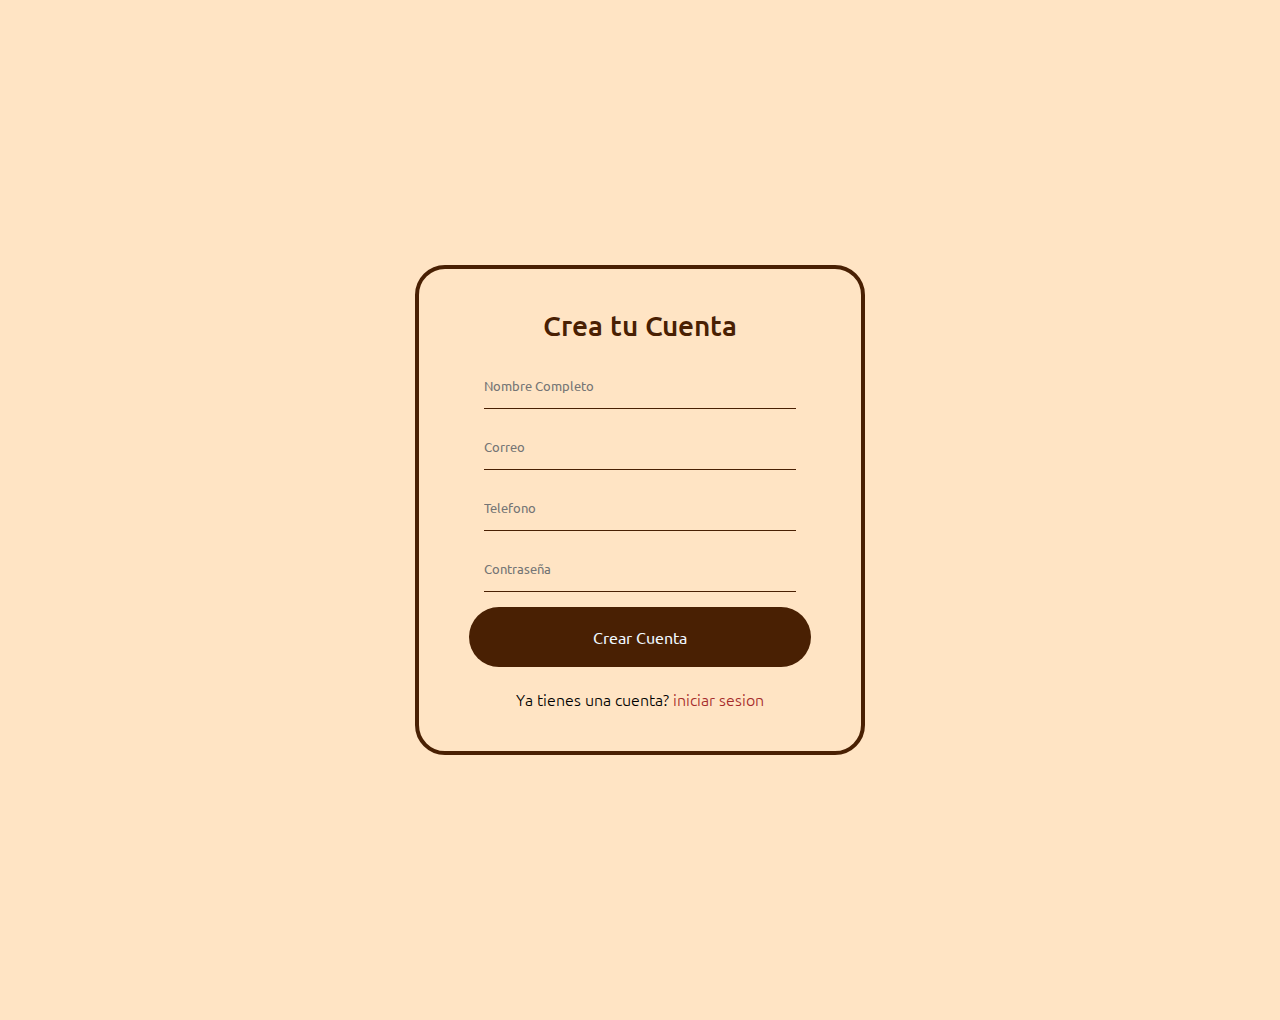
<file: proyectoCorregido-20250521T133850Z-1-001/proyectoCorregido/proyecto/signup.html>
<!DOCTYPE html>
<html lang="es">
<head>
    <meta charset="UTF-8">
    <meta name="viewport" content="width=device-width, initial-scale=1.0">
    <title>Incribirse</title>
    <link rel="stylesheet" href="styles2.css">
</head>
<body>
    <section class="form-main">
        <div class="form-content">
            <div class="box">
                <h3>Crea tu Cuenta</h3>

            <form action="">
                <div class="input-box">
                    <input type="text" placeholder="Nombre Completo" class="input-control_uno">
                </div>
                 <div class="input-box">
                    <input type="text" placeholder="Correo" class="input-control_uno">
                    
                </div>
                <div class="input-box">
                    <input type="text" placeholder="Telefono" class="input-control_uno">
                    
                </div>
                <div class="input-box">
                    <input type="password" placeholder="Contraseña" class="input-control_uno">
                    
                </div>
                <button type="submit" class="btn-crear-cuenta">Crear cuenta</button>
            </form>

            <p> Ya tienes una cuenta? <a href="Login.html" class="texto-link_dos">iniciar  sesion</a></p>

            </div>

        </div>

    </section>
 
</body>
</html>
</file>
<file: proyecto/styles.css>
@import url('https://fonts.googleapis.com/css2?family=Dancing+Script:wght@700&family=Poppins:wght@300;400;500;600&display=swap');
        
        * {
            margin: 0;
            padding: 0;
            box-sizing: border-box;
            font-family: 'Poppins', sans-serif;
        }
        
        body {
            background-color: #f9efe0;
            overflow-x: hidden;
        }
        
        .logo {
            font-family: 'Dancing Script', cursive;
            font-size: 2.5rem;
            color: #f9efe0;
            text-decoration: none;
            transition: transform 0.3s ease;
        }
        
        .logo:hover {
            transform: scale(1.1);
        }
        
        header {
            position: fixed;
            top: 0;
            width: 100%;
            background-color: #3f200f;
            z-index: 1000;
            box-shadow: 0 2px 10px rgba(0, 0, 0, 0.1);
        }
        
        nav {
            display: flex;
            justify-content: space-between;
            align-items: center;
            padding: 1rem 5%;
        }
        
        .nav-links {
            display: flex;
            gap: 2rem;
        }
        
        .nav-links a {
            color: #f9efe0;
            text-decoration: none;
            font-weight: 500;
            text-transform: uppercase;
            font-size: 1rem;
            position: relative;
            transition: color 0.3s;
        }
        
        .nav-links a:hover {
            color: #fff;
        }
        
        .nav-links a::after {
            content: '';
            position: absolute;
            width: 0;
            height: 2px;
            bottom: -5px;
            left: 0;
            background-color: #fff;
            transition: width 0.3s ease;
        }
        
        .nav-links a:hover::after {
            width: 100%;
        }
        
        .hamburger {
            display: none;
            cursor: pointer;
        }
        
        .hamburger div {
            width: 25px;
            height: 3px;
            background-color: #f9efe0;
            margin: 5px;
            transition: all 0.3s ease;
        }
        
        .hero {
            display: flex;
            height: 100vh;
            overflow: hidden;
        }
        
        .hero-bg {
            background-color: #3f200f;
            width: 40%;
            height: 100%;
            clip-path: polygon(0 0, 100% 0, 75% 100%, 0 100%);
            display: flex;
            align-items: center;
            justify-content: center;
            animation: expandBg 1.5s ease forwards;
            transform-origin: left;
        }
        
        @keyframes expandBg {
            from {
                transform: scaleX(0.9);
                opacity: 0.7;
            }
            to {
                transform: scaleX(1);
                opacity: 1;
            }
        }
        
        .hero-content {
            width: 70%;
            position: absolute;
            right: 0;
            display: flex;
            flex-direction: column;
            justify-content: center;
            padding: 0 5%;
            height: 100%;

        }
         .hero-content  a{
           outline-style: none;
            
        }
        .hero-img {
            width: 40%;
            position: absolute;
            left: 5%;
            top: 50%;
            transform: translateY(-50%);
            animation: floatIn 1.2s ease-out forwards;
            opacity: 0;
        }
        
        @keyframes floatIn {
            from {
                transform: translateY(-50%) translateX(-50px);
                opacity: 0;
            }
            to {
                transform: translateY(-50%) translateX(0);
                opacity: 1;
            }
        }
        
        .hero-img img {
            width: 100%;
            border-radius: 5px;
        }
        
        .hero-text {
            animation: fadeIn 1s ease forwards;
            animation-delay: 0.5s;
            opacity: 0;
            padding-left: 400px;
        }
        
        @keyframes fadeIn {
            from {
                opacity: 0;
                transform: translateY(20px);
            }
            to {
                opacity: 1;
                transform: translateY(0);
            }
        }
        
        .hero-text h1 {
            font-family: 'Dancing Script', cursive;
            font-size: 3.5rem;
            color: #333;
            margin-bottom: 1rem;
        }
        
        .hero-text h2 {
            font-size: 1.8rem;
            color: #555;
            margin-bottom: 2rem;
            font-weight: 500;
        }
        
        .btn-container {
            display: flex;
            gap: 1rem;
        }
        
        .btn {
            padding: 0.8rem 1.5rem;
            border-radius: 50px;
            font-weight: 500;
            cursor: pointer;
            transition: all 0.3s ease;
            border: none;
            font-size: 1rem;
            text-transform: uppercase;
        }
        
        .btn-primary {
            background-color: #3f200f;
            color: #f9efe0;
        }
        
        .btn-primary:hover {
            background-color: #3f200f;
            transform: translateY(-3px);
            box-shadow: 0 5px 15px rgba(140, 110, 93, 0.4);
        }
        
        .btn-secondary {
            background-color: transparent;
            color: #3f200f;
            border: 2px solid #3f200f;
        }
        
        .btn-secondary:hover {
            background-color: #3f200f;
            color: #f9efe0;
            transform: translateY(-3px);
            box-shadow: 0 5px 15px rgba(140, 110, 93, 0.3);
        }
        
        .products {
            padding: 5rem 5%;
        }
        
        .section-title {
            text-align: center;
            font-family: 'Dancing Script', cursive;
            font-size: 2.5rem;
            color: #3f200f;
            margin-bottom: 3rem;
            position: relative;
        }
        
        .section-title::after {
            content: '';
            position: absolute;
            width: 80px;
            height: 3px;
            background-color: #3f200f;
            bottom: -10px;
            left: 50%;
            transform: translateX(-50%);
        }
        
        .products-grid {
            display: grid;
            grid-template-columns: repeat(auto-fill, minmax(280px, 1fr));
            gap: 2rem;
        }
        
        .product-card {
            background-color: #fff;
            border-radius: 15px;
            overflow: hidden;
            box-shadow: 0 5px 15px rgba(0, 0, 0, 0.1);
            transition: transform 0.3s ease, box-shadow 0.3s ease;
            position: relative;
        }
        
        .product-card:hover {
            transform: translateY(-10px);
            box-shadow: 0 15px 30px rgba(0, 0, 0, 0.15);
        }
        
        .product-img {
            height: 250px;
            overflow: hidden;
        }
        
        .product-img img {
            width: 100%;
            height: 100%;
            object-fit: cover;
            transition: transform 0.5s ease;
        }
        
        .product-card:hover .product-img img {
            transform: scale(1.1);
        }
        
        .product-info {
            padding: 1.5rem;
            text-align: center;
        }
        
        .product-info h3 {
            font-size: 1.3rem;
            color: #333;
            margin-bottom: 0.5rem;
        }
        
        .product-info p {
            color: #666;
            margin-bottom: 1rem;
            font-size: 0.9rem;
        }
        
        .creative {
            display:inline-block ;
            background-image: linear-gradient(rgba(0, 0, 0, 0.6), rgba(0, 0, 0, 0.6)), url('img/otros/2024_10_23T08_34_55_badun_images.badun.es_pastelitos_de_chocolate_blanco_y_queso_con_fresas_1290_742.jpg');
            background-size: cover;
            background-position: center;
            padding: 5rem 5%;
            color: #fff;
            text-align: center;
            width: 100%;
            height: 900px;
        }
        
        .creative h2 {
            font-family: 'Dancing Script', cursive;
            font-size: 3rem;
            margin-bottom: 1rem;
            padding-top: 200px;
        }
        
        .creative p {
            font-size: 1.2rem;
            max-width: 700px;
            margin: 0 auto 2rem;
        }
        
        footer {
            background-color: #3f200f;
            color: #f9efe0;
            padding: 3rem 5%;
        }
        
        .footer-content {
            display: flex;
            justify-content: space-between;
            flex-wrap: wrap;
            gap: 2rem;
        }
        
        .footer-logo {
            flex: 1;
            min-width: 250px;
        }
        
        .footer-logo h3 {
            font-family: 'Dancing Script', cursive;
            font-size: 2rem;
            margin-bottom: 1rem;
        }
        
        .footer-logo p {
            font-size: 0.9rem;
            max-width: 350px;
        }
        
        .footer-links {
            flex: 1;
            min-width: 250px;
        }
        
        .footer-links h4 {
            margin-bottom: 1rem;
            font-size: 1.2rem;
        }
        
        .footer-links ul {
            list-style: none;
        }
        
        .footer-links li {
            margin-bottom: 0.5rem;
        }
        
        .footer-links a {
            color: #f9efe0;
            text-decoration: none;
            transition: color 0.3s;
        }
        
        .footer-links a:hover {
            color: #fff;
            text-decoration: underline;
        }
        
        .footer-contact {
            flex: 1;
            min-width: 250px;
        }
        
        .footer-contact h4 {
            margin-bottom: 1rem;
            font-size: 1.2rem;
        }
        
        .contact-info {
            display: flex;
            align-items: center;
            margin-bottom: 0.5rem;
        }
        
        .contact-info i {
            margin-right: 10px;
            font-size: 1.2rem;
        }
        
        .copyright {
            text-align: center;
            margin-top: 3rem;
            padding-top: 1rem;
            border-top: 1px solid rgba(249, 239, 224, 0.3);
            font-size: 0.9rem;
        }
        
        .whatsapp-btn {
            position: fixed;
            bottom: 30px;
            right: 30px;
            width: 60px;
            height: 60px;
            background-color: #25d366;
            border-radius: 50%;
            display: flex;
            align-items: center;
            justify-content: center;
            box-shadow: 0 5px 15px rgba(0, 0, 0, 0.2);
            z-index: 999;
            animation: pulse 2s infinite;
            cursor: pointer;
            transition: transform 0.3s ease;
        }
        
        .whatsapp-btn:hover {
            transform: scale(1.1);
            animation: none;
        }
        
        @keyframes pulse {
            0% {
                box-shadow: 0 0 0 0 rgba(37, 211, 102, 0.5);
            }
            70% {
                box-shadow: 0 0 0 15px rgba(37, 211, 102, 0);
            }
            100% {
                box-shadow: 0 0 0 0 rgba(37, 211, 102, 0);
            }
        }
        
        /* Media Queries */
        @media screen and (max-width: 1024px) {
            .hero-bg {
                width: 50%;
            }
            
            .hero-content {
                width: 60%;
            }
            
            .hero-text h1 {
                font-size: 3rem;
            }
            
            .hero-text h2 {
                font-size: 1.5rem;
            }
        }
        
        @media screen and (max-width: 768px) {
            body {
                padding-top: 60px;
            }
            
            .hamburger {
                display: block;
                z-index: 1001;
            }
            
            .nav-links {
                position: fixed;
                top: 0;
                right: -100%;
                height: 100vh;
                width: 70%;
                background-color: #8c6e5d;
                flex-direction: column;
                align-items: center;
                justify-content: center;
                transition: right 0.5s ease;
                z-index: 1000;
            }
            
            .nav-links.active {
                right: 0;
            }
            
            .nav-active .hamburger .line1 {
                transform: rotate(-45deg) translate(-5px, 6px);
            }
            
            .nav-active .hamburger .line2 {
                opacity: 0;
            }
            
            .nav-active .hamburger .line3 {
                transform: rotate(45deg) translate(-5px, -6px);
            }
            
            .hero {
                flex-direction: column;
                height: auto;
                padding-top: 60px;
            }
            
            .hero-bg {
                width: 100%;
                height: 300px;
                clip-path: polygon(0 0, 100% 0, 100% 85%, 0 100%);
            }
            
            .hero-content {
                width: 100%;
                position: relative;
                padding: 3rem 5% 5rem;
            }
            
            .hero-img {
                position: relative;
                width: 80%;
                max-width: 300px;
                left: 50%;
                transform: translate(-50%, -50%);
                margin-bottom: -150px;
            }
            
            .hero-text {
                text-align: center;
                margin-top: 100px;
            }
            
            .btn-container {
                justify-content: center;
            }
            
            .products-grid {
                grid-template-columns: repeat(auto-fill, minmax(250px, 1fr));
            }
            
            .footer-content {
                flex-direction: column;
                text-align: center;
            }
            
            .footer-logo p {
                max-width: none;
            }
        }
        
        @media screen and (max-width: 480px) {
            .logo {
                font-size: 2rem;
            }
            
            .hero-text h1 {
                font-size: 2.2rem;
            }
            
            .hero-text h2 {
                font-size: 1.2rem;
            }
            
            .btn {
                padding: 0.7rem 1.2rem;
                font-size: 0.9rem;
            }
            
            .section-title {
                font-size: 2rem;
            }
            
            .product-card {
                margin: 0 auto;
                max-width: 300px;
            }
            
            .creative h2 {
                font-size: 2.2rem;
            }
            
            .creative p {
                font-size: 1rem;
            }
        }
</file>
<file: proyectoPasteleria/styles.css>
@import url('https://fonts.googleapis.com/css2?family=Dancing+Script:wght@700&family=Poppins:wght@300;400;500;600&display=swap');
        
        * {
            margin: 0;
            padding: 0;
            box-sizing: border-box;
            font-family: 'Poppins', sans-serif;
        }
        
        body {
            background-color: #f9efe0;
            overflow-x: hidden;
        }
        
        .logo {
            font-family: 'Dancing Script', cursive;
            font-size: 2.5rem;
            color: #f9efe0;
            text-decoration: none;
            transition: transform 0.3s ease;
        }
        
        .logo:hover {
            transform: scale(1.1);
        }
        
        header {
            position: fixed;
            top: 0;
            width: 100%;
            background-color: #3f200f;
            z-index: 1000;
            box-shadow: 0 2px 10px rgba(0, 0, 0, 0.1);
        }
        
        nav {
            display: flex;
            justify-content: space-between;
            align-items: center;
            padding: 1rem 5%;
        }
        
        .nav-links {
            display: flex;
            gap: 2rem;
        }
        
        .nav-links a {
            color: #f9efe0;
            text-decoration: none;
            font-weight: 500;
            text-transform: uppercase;
            font-size: 1rem;
            position: relative;
            transition: color 0.3s;
        }
        
        .nav-links a:hover {
            color: #fff;
        }
        
        .nav-links a::after {
            content: '';
            position: absolute;
            width: 0;
            height: 2px;
            bottom: -5px;
            left: 0;
            background-color: #fff;
            transition: width 0.3s ease;
        }
        
        .nav-links a:hover::after {
            width: 100%;
        }
        
        .hamburger {
            display: none;
            cursor: pointer;
        }
        
        .hamburger div {
            width: 25px;
            height: 3px;
            background-color: #f9efe0;
            margin: 5px;
            transition: all 0.3s ease;
        }
        
        .hero {
            display: flex;
            height: 100vh;
            overflow: hidden;
        }
        
        .hero-bg {
            background-color: #3f200f;
            width: 40%;
            height: 100%;
            clip-path: polygon(0 0, 100% 0, 75% 100%, 0 100%);
            display: flex;
            align-items: center;
            justify-content: center;
            animation: expandBg 1.5s ease forwards;
            transform-origin: left;
        }
        
        @keyframes expandBg {
            from {
                transform: scaleX(0.9);
                opacity: 0.7;
            }
            to {
                transform: scaleX(1);
                opacity: 1;
            }
        }
        
        .hero-content {
            width: 70%;
            position: absolute;
            right: 0;
            display: flex;
            flex-direction: column;
            justify-content: center;
            padding: 0 5%;
            height: 100%;
        }
        
        .hero-img {
            width: 40%;
            position: absolute;
            left: 5%;
            top: 50%;
            transform: translateY(-50%);
            animation: floatIn 1.2s ease-out forwards;
            opacity: 0;
        }
        
        @keyframes floatIn {
            from {
                transform: translateY(-50%) translateX(-50px);
                opacity: 0;
            }
            to {
                transform: translateY(-50%) translateX(0);
                opacity: 1;
            }
        }
        
        .hero-img img {
            width: 100%;
            border-radius: 5px;
        }
        
        .hero-text {
            animation: fadeIn 1s ease forwards;
            animation-delay: 0.5s;
            opacity: 0;
            padding-left: 400px;
        }
        
        @keyframes fadeIn {
            from {
                opacity: 0;
                transform: translateY(20px);
            }
            to {
                opacity: 1;
                transform: translateY(0);
            }
        }
        
        .hero-text h1 {
            font-family: 'Dancing Script', cursive;
            font-size: 3.5rem;
            color: #333;
            margin-bottom: 1rem;
        }
        
        .hero-text h2 {
            font-size: 1.8rem;
            color: #555;
            margin-bottom: 2rem;
            font-weight: 500;
        }
        
        .btn-container {
            display: flex;
            gap: 1rem;
        }
        
        .btn {
            padding: 0.8rem 1.5rem;
            border-radius: 50px;
            font-weight: 500;
            cursor: pointer;
            transition: all 0.3s ease;
            border: none;
            font-size: 1rem;
            text-transform: uppercase;
        }
        
        .btn-primary {
            background-color: #3f200f;
            color: #f9efe0;
        }
        
        .btn-primary:hover {
            background-color: #3f200f;
            transform: translateY(-3px);
            box-shadow: 0 5px 15px rgba(140, 110, 93, 0.4);
        }
        
        .btn-secondary {
            background-color: transparent;
            color: #3f200f;
            border: 2px solid #3f200f;
        }
        
        .btn-secondary:hover {
            background-color: #3f200f;
            color: #f9efe0;
            transform: translateY(-3px);
            box-shadow: 0 5px 15px rgba(140, 110, 93, 0.3);
        }
        
        .products {
            padding: 5rem 5%;
        }
        
        .section-title {
            text-align: center;
            font-family: 'Dancing Script', cursive;
            font-size: 2.5rem;
            color: #3f200f;
            margin-bottom: 3rem;
            position: relative;
        }
        
        .section-title::after {
            content: '';
            position: absolute;
            width: 80px;
            height: 3px;
            background-color: #3f200f;
            bottom: -10px;
            left: 50%;
            transform: translateX(-50%);
        }
        
        .products-grid {
            display: grid;
            grid-template-columns: repeat(auto-fill, minmax(280px, 1fr));
            gap: 2rem;
        }
        
        .product-card {
            background-color: #fff;
            border-radius: 15px;
            overflow: hidden;
            box-shadow: 0 5px 15px rgba(0, 0, 0, 0.1);
            transition: transform 0.3s ease, box-shadow 0.3s ease;
            position: relative;
        }
        
        .product-card:hover {
            transform: translateY(-10px);
            box-shadow: 0 15px 30px rgba(0, 0, 0, 0.15);
        }
        
        .product-img {
            height: 250px;
            overflow: hidden;
        }
        
        .product-img img {
            width: 100%;
            height: 100%;
            object-fit: cover;
            transition: transform 0.5s ease;
        }
        
        .product-card:hover .product-img img {
            transform: scale(1.1);
        }
        
        .product-info {
            padding: 1.5rem;
            text-align: center;
        }
        
        .product-info h3 {
            font-size: 1.3rem;
            color: #333;
            margin-bottom: 0.5rem;
        }
        
        .product-info p {
            color: #666;
            margin-bottom: 1rem;
            font-size: 0.9rem;
        }
        
        .creative {
            display:inline-block ;
            background-image: linear-gradient(rgba(0, 0, 0, 0.6), rgba(0, 0, 0, 0.6)), url('img/otros/2024_10_23T08_34_55_badun_images.badun.es_pastelitos_de_chocolate_blanco_y_queso_con_fresas_1290_742.jpg');
            background-size: cover;
            background-position: center;
            padding: 5rem 5%;
            color: #fff;
            text-align: center;
            width: 100%;
            height: 900px;
        }
        
        .creative h2 {
            font-family: 'Dancing Script', cursive;
            font-size: 3rem;
            margin-bottom: 1rem;
            padding-top: 200px;
        }
        
        .creative p {
            font-size: 1.2rem;
            max-width: 700px;
            margin: 0 auto 2rem;
        }
        
        footer {
            background-color: #3f200f;
            color: #f9efe0;
            padding: 3rem 5%;
        }
        
        .footer-content {
            display: flex;
            justify-content: space-between;
            flex-wrap: wrap;
            gap: 2rem;
        }
        
        .footer-logo {
            flex: 1;
            min-width: 250px;
        }
        
        .footer-logo h3 {
            font-family: 'Dancing Script', cursive;
            font-size: 2rem;
            margin-bottom: 1rem;
        }
        
        .footer-logo p {
            font-size: 0.9rem;
            max-width: 350px;
        }
        
        .footer-links {
            flex: 1;
            min-width: 250px;
        }
        
        .footer-links h4 {
            margin-bottom: 1rem;
            font-size: 1.2rem;
        }
        
        .footer-links ul {
            list-style: none;
        }
        
        .footer-links li {
            margin-bottom: 0.5rem;
        }
        
        .footer-links a {
            color: #f9efe0;
            text-decoration: none;
            transition: color 0.3s;
        }
        
        .footer-links a:hover {
            color: #fff;
            text-decoration: underline;
        }
        
        .footer-contact {
            flex: 1;
            min-width: 250px;
        }
        
        .footer-contact h4 {
            margin-bottom: 1rem;
            font-size: 1.2rem;
        }
        
        .contact-info {
            display: flex;
            align-items: center;
            margin-bottom: 0.5rem;
        }
        
        .contact-info i {
            margin-right: 10px;
            font-size: 1.2rem;
        }
        
        .copyright {
            text-align: center;
            margin-top: 3rem;
            padding-top: 1rem;
            border-top: 1px solid rgba(249, 239, 224, 0.3);
            font-size: 0.9rem;
        }
        
        .whatsapp-btn {
            position: fixed;
            bottom: 30px;
            right: 30px;
            width: 60px;
            height: 60px;
            background-color: #25d366;
            border-radius: 50%;
            display: flex;
            align-items: center;
            justify-content: center;
            box-shadow: 0 5px 15px rgba(0, 0, 0, 0.2);
            z-index: 999;
            animation: pulse 2s infinite;
            cursor: pointer;
            transition: transform 0.3s ease;
        }
        
        .whatsapp-btn:hover {
            transform: scale(1.1);
            animation: none;
        }
        
        @keyframes pulse {
            0% {
                box-shadow: 0 0 0 0 rgba(37, 211, 102, 0.5);
            }
            70% {
                box-shadow: 0 0 0 15px rgba(37, 211, 102, 0);
            }
            100% {
                box-shadow: 0 0 0 0 rgba(37, 211, 102, 0);
            }
        }
        
        /* Media Queries */
        @media screen and (max-width: 1024px) {
            .hero-bg {
                width: 50%;
            }
            
            .hero-content {
                width: 60%;
            }
            
            .hero-text h1 {
                font-size: 3rem;
            }
            
            .hero-text h2 {
                font-size: 1.5rem;
            }
        }
        
        @media screen and (max-width: 768px) {
            body {
                padding-top: 60px;
            }
            
            .hamburger {
                display: block;
                z-index: 1001;
            }
            
            .nav-links {
                position: fixed;
                top: 0;
                right: -100%;
                height: 100vh;
                width: 70%;
                background-color: #8c6e5d;
                flex-direction: column;
                align-items: center;
                justify-content: center;
                transition: right 0.5s ease;
                z-index: 1000;
            }
            
            .nav-links.active {
                right: 0;
            }
            
            .nav-active .hamburger .line1 {
                transform: rotate(-45deg) translate(-5px, 6px);
            }
            
            .nav-active .hamburger .line2 {
                opacity: 0;
            }
            
            .nav-active .hamburger .line3 {
                transform: rotate(45deg) translate(-5px, -6px);
            }
            
            .hero {
                flex-direction: column;
                height: auto;
                padding-top: 60px;
            }
            
            .hero-bg {
                width: 100%;
                height: 300px;
                clip-path: polygon(0 0, 100% 0, 100% 85%, 0 100%);
            }
            
            .hero-content {
                width: 100%;
                position: relative;
                padding: 3rem 5% 5rem;
            }
            
            .hero-img {
                position: relative;
                width: 80%;
                max-width: 300px;
                left: 50%;
                transform: translate(-50%, -50%);
                margin-bottom: -150px;
            }
            
            .hero-text {
                text-align: center;
                margin-top: 100px;
            }
            
            .btn-container {
                justify-content: center;
            }
            
            .products-grid {
                grid-template-columns: repeat(auto-fill, minmax(250px, 1fr));
            }
            
            .footer-content {
                flex-direction: column;
                text-align: center;
            }
            
            .footer-logo p {
                max-width: none;
            }
        }
        
        @media screen and (max-width: 480px) {
            .logo {
                font-size: 2rem;
            }
            
            .hero-text h1 {
                font-size: 2.2rem;
            }
            
            .hero-text h2 {
                font-size: 1.2rem;
            }
            
            .btn {
                padding: 0.7rem 1.2rem;
                font-size: 0.9rem;
            }
            
            .section-title {
                font-size: 2rem;
            }
            
            .product-card {
                margin: 0 auto;
                max-width: 300px;
            }
            
            .creative h2 {
                font-size: 2.2rem;
            }
            
            .creative p {
                font-size: 1rem;
            }
        }
</file>
<file: proyecto/styles3.css>
:root {
            --background-color: #f2e8d5;
            --panel-color: #4d342b;
            --form-color: #9a7b60;
            --text-color: #ffffff;
            --location-color: #e6d7cc;
            --button-color: #b58863;
            --button-hover: #c99d79;
        }
        
        body {
            margin: 0;
            padding: 0;
            font-family: 'Arial', sans-serif;
            background-color: var(--background-color);
            height: 100vh;
            display: flex;
            justify-content: center;
            align-items: center;
        }
        
        .container {
            display: flex;
            width: 90%;
            max-width: 1000px;
            height: 800px;
            background-color: var(--background-color);
            border-radius: 20px;
            overflow: hidden;
            margin-right: 400px;
        }
        
        .image-section {
            flex: 1;
            display: flex;
            justify-content: center;
            align-items: center;
        }
        
        .order-section {
            flex: 1;
            background-color: var(--panel-color);
            padding: 30px;
            border-radius: 20px;
            display: flex;
            flex-direction: column;
            justify-content: space-between;
        }

        .order-details{
            margin-bottom: 100px;
            z-index: 1000;
        }
 
        .progress-bar {
            display: flex;
            justify-content: space-between;
            align-items: center;
            margin-bottom: 30px;
        }
        
        .step {
            display: flex;
            flex-direction: column;
            align-items: center;
            color: var(--text-color);
            font-size: 14px;
            text-align: center;
        }
        
        .step-icon {
            width: 50px;
            height: 50px;
            background-color: #8a695d;
            border-radius: 50%;
            display: flex;
            justify-content: center;
            align-items: center;
            margin-bottom: 10px;
        }
        
        .step-icon.active {
            background-color: #b58863;
        }
        
        .step-line {
            flex: 1;
            height: 2px;
            background-color: #8a695d;
            margin: 0 10px;
        }
        
        .payment-method {
            background-color: var(--form-color);
            border-radius: 15px;
            padding: 15px;
            margin-bottom: 20px;
            display: flex;
            align-items: center;
            color: var(--text-color);
        }
        
        .payment-icon {
            width: 30px;
            height: 30px;
            background-color: #f2e8d5;
            border-radius: 50%;
            margin-right: 15px;
            display: flex;
            justify-content: center;
            align-items: center;
        }
        
        .form-row {
            display: flex;
            gap: 20px;
            margin-bottom: 20px;
        }
        
        .form-field {
            flex: 1;
            background-color: var(--form-color);
            border-radius: 15px;
            padding: 15px;
            color: var(--text-color);
            display: flex;
            flex-direction: column;
        }
        
        .location-field {
            background-color: var(--location-color);
            border-radius: 15px;
            padding: 15px;
            color: var(--panel-color);
            margin-top: 20px;
            margin-bottom: 20px;
            display: flex;
            flex-direction: column;
        }
        
        input, select {
            margin-top: 8px;
            padding: 8px;
            border-radius: 8px;
            border: 1px solid #bf9d7e;
            background-color: rgba(255, 255, 255, 0.1);
            color: var(--text-color);
        }
        
        .location-field input {
            color: var(--panel-color);
            background-color: rgba(255, 255, 255, 0.5);
        }
        
        label {
            font-weight: bold;
            font-size: 14px;
        }
        
        ::placeholder {
            color: rgba(255, 255, 255, 0.7);
        }
        
        .location-field ::placeholder {
            color: rgba(77, 52, 43, 0.7);
        }
        
        button[type="submit"] {
            background-color: var(--button-color);
            color: var(--text-color);
            border: none;
            border-radius: 15px;
            padding: 12px;
            font-weight: bold;
            cursor: pointer;
            transition: background-color 0.3s;
        }
        
        button[type="submit"]:hover {
            background-color: var(--button-hover);
        }
</file>
<file: proyecto/styles2.css>
@import url('https://fonts.googleapis.com/css2?family=Ubuntu:ital,wght@0,300;0,400;0,500;0,700;1,300;1,400;1,500;1,700&display=swap');


*{
 margin: 0;
 padding: 0;


}


body {

 background-color: bisque;
  font-family: "Ubuntu", sans-serif;
  font-weight: 300;
  font-size: 16px;
  line-height: 1.5;
  overflow-x: hidden;
  font-style: normal;


}
.form-main{
 min-height: 100vh;
 padding: 60px 15px;
 display: flex;
 align-items: center;
 justify-content: center;



}

.form-content{
    width: 100%;
    max-width: 450px;
    position: relative;
    z-index: 1;

}


.form-content .box {
    border: 4px solid rgb(73, 32, 3);
    padding: 40px 50px;
    border-radius: 30px;
    


}

h3 {
    font-size: 28px;
    text-align: center;
    line-height: 1.2;
    color: rgb(73, 32, 3);
    font-weight: 500;
    

}

.form-content form{
    margin: 20px 0 20px;



}
.form-content .input-box {
    margin: 15px;
    

}


.input-control_uno ,.input-control_dos {
    display: block;
    height: 45px;
    width: 100%;
    background-color: transparent;
    border: none;
    border-bottom: 1px solid  rgb(73, 32, 3); 
    font-family: "Ubuntu", sans-serif;
  
}

.input-control_uno:focus {
outline: none;
}


.input-control_dos:focus {
outline: none;
}





.input-link {
    margin-top: 10px;
    text-align: right;




}

.btn{

    height: 45px;
    width: 100%;
    font-size: 16px;
    border-radius: 30px;
    text-transform: capitalize;
    font-family: "Ubuntu", sans-serif;
    cursor: pointer;
    background-color:rgb(73, 32, 3) ;
    color: aliceblue;
    border: none;




}
.btn-crear-cuenta {
    height: 60px;
    width: 100%;
    font-size: 16px;
    border-radius: 30px;
    text-transform: capitalize;
    font-family: "Ubuntu", sans-serif;
    cursor: pointer;
    background-color:rgb(73, 32, 3) ;
    color: aliceblue;
    border: none;


    
}
p {

text-align: center;


}
.texto-link_uno {
 color: brown;
 text-decoration: none;


}
.texto-link_dos {
 color: brown;
  text-decoration: none;

}
</file>
<file: proyectoCorregido-20250521T133850Z-1-001/proyectoCorregido/proyecto/styles3.css>
:root {
            --background-color: #f2e8d5;
            --panel-color: #4d342b;
            --form-color: #9a7b60;
            --text-color: #ffffff;
            --location-color: #e6d7cc;
            --button-color: #b58863;
            --button-hover: #c99d79;
        }
        
        body {
            margin: 0;
            padding: 0;
            font-family: 'Arial', sans-serif;
            background-color: var(--background-color);
            height: 100vh;
            display: flex;
            justify-content: center;
            align-items: center;
        }
        
        .container {
            display: flex;
            width: 90%;
            max-width: 1000px;
            height: 800px;
            background-color: var(--background-color);
            border-radius: 20px;
            overflow: hidden;
            margin-right: 400px;
        }
        
        .image-section {
            flex: 1;
            display: flex;
            justify-content: center;
            align-items: center;
        }
        
        .order-section {
            flex: 1;
            background-color: var(--panel-color);
            padding: 30px;
            border-radius: 20px;
            display: flex;
            flex-direction: column;
            justify-content: space-between;
        }

        .order-details{
            margin-bottom: 100px;
            z-index: 1000;
        }
 
        .progress-bar {
            display: flex;
            justify-content: space-between;
            align-items: center;
            margin-bottom: 30px;
        }
        
        .step {
            display: flex;
            flex-direction: column;
            align-items: center;
            color: var(--text-color);
            font-size: 14px;
            text-align: center;
        }
        
        .step-icon {
            width: 50px;
            height: 50px;
            background-color: #8a695d;
            border-radius: 50%;
            display: flex;
            justify-content: center;
            align-items: center;
            margin-bottom: 10px;
        }
        
        .step-icon.active {
            background-color: #b58863;
        }
        
        .step-line {
            flex: 1;
            height: 2px;
            background-color: #8a695d;
            margin: 0 10px;
        }
        
        .payment-method {
            background-color: var(--form-color);
            border-radius: 15px;
            padding: 15px;
            margin-bottom: 20px;
            display: flex;
            align-items: center;
            color: var(--text-color);
        }
        
        .payment-icon {
            width: 30px;
            height: 30px;
            background-color: #f2e8d5;
            border-radius: 50%;
            margin-right: 15px;
            display: flex;
            justify-content: center;
            align-items: center;
        }
        
        .form-row {
            display: flex;
            gap: 20px;
            margin-bottom: 20px;
        }
        
        .form-field {
            flex: 1;
            background-color: var(--form-color);
            border-radius: 15px;
            padding: 15px;
            color: var(--text-color);
            display: flex;
            flex-direction: column;
        }
        
        .location-field {
            background-color: var(--location-color);
            border-radius: 15px;
            padding: 15px;
            color: var(--panel-color);
            margin-top: 20px;
            margin-bottom: 20px;
            display: flex;
            flex-direction: column;
        }
        
        input, select {
            margin-top: 8px;
            padding: 8px;
            border-radius: 8px;
            border: 1px solid #bf9d7e;
            background-color: rgba(255, 255, 255, 0.1);
            color: var(--text-color);
        }
        
        .location-field input {
            color: var(--panel-color);
            background-color: rgba(255, 255, 255, 0.5);
        }
        
        label {
            font-weight: bold;
            font-size: 14px;
        }
        
        ::placeholder {
            color: rgba(255, 255, 255, 0.7);
        }
        
        .location-field ::placeholder {
            color: rgba(77, 52, 43, 0.7);
        }
        
        button[type="submit"] {
            background-color: var(--button-color);
            color: var(--text-color);
            border: none;
            border-radius: 15px;
            padding: 12px;
            font-weight: bold;
            cursor: pointer;
            transition: background-color 0.3s;
        }
        
        button[type="submit"]:hover {
            background-color: var(--button-hover);
        }
</file>
<file: proyectoCorregido-20250521T133850Z-1-001/proyectoCorregido/proyecto/styles2.css>
@import url('https://fonts.googleapis.com/css2?family=Ubuntu:ital,wght@0,300;0,400;0,500;0,700;1,300;1,400;1,500;1,700&display=swap');


*{
 margin: 0;
 padding: 0;


}


body {

 background-color: bisque;
  font-family: "Ubuntu", sans-serif;
  font-weight: 300;
  font-size: 16px;
  line-height: 1.5;
  overflow-x: hidden;
  font-style: normal;


}
.form-main{
 min-height: 100vh;
 padding: 60px 15px;
 display: flex;
 align-items: center;
 justify-content: center;



}

.form-content{
    width: 100%;
    max-width: 450px;
    position: relative;
    z-index: 1;

}


.form-content .box {
    border: 4px solid rgb(73, 32, 3);
    padding: 40px 50px;
    border-radius: 30px;
    


}

h3 {
    font-size: 28px;
    text-align: center;
    line-height: 1.2;
    color: rgb(73, 32, 3);
    font-weight: 500;
    

}

.form-content form{
    margin: 20px 0 20px;



}
.form-content .input-box {
    margin: 15px;
    

}


.input-control_uno ,.input-control_dos {
    display: block;
    height: 45px;
    width: 100%;
    background-color: transparent;
    border: none;
    border-bottom: 1px solid  rgb(73, 32, 3); 
    font-family: "Ubuntu", sans-serif;
  
}

.input-control_uno:focus {
outline: none;
}


.input-control_dos:focus {
outline: none;
}





.input-link {
    margin-top: 10px;
    text-align: right;




}

.btn{

    height: 45px;
    width: 100%;
    font-size: 16px;
    border-radius: 30px;
    text-transform: capitalize;
    font-family: "Ubuntu", sans-serif;
    cursor: pointer;
    background-color:rgb(73, 32, 3) ;
    color: aliceblue;
    border: none;




}
.btn-crear-cuenta {
    height: 60px;
    width: 100%;
    font-size: 16px;
    border-radius: 30px;
    text-transform: capitalize;
    font-family: "Ubuntu", sans-serif;
    cursor: pointer;
    background-color:rgb(73, 32, 3) ;
    color: aliceblue;
    border: none;


    
}
p {

text-align: center;


}
.texto-link_uno {
 color: brown;
 text-decoration: none;


}
.texto-link_dos {
 color: brown;
  text-decoration: none;

}
</file>
